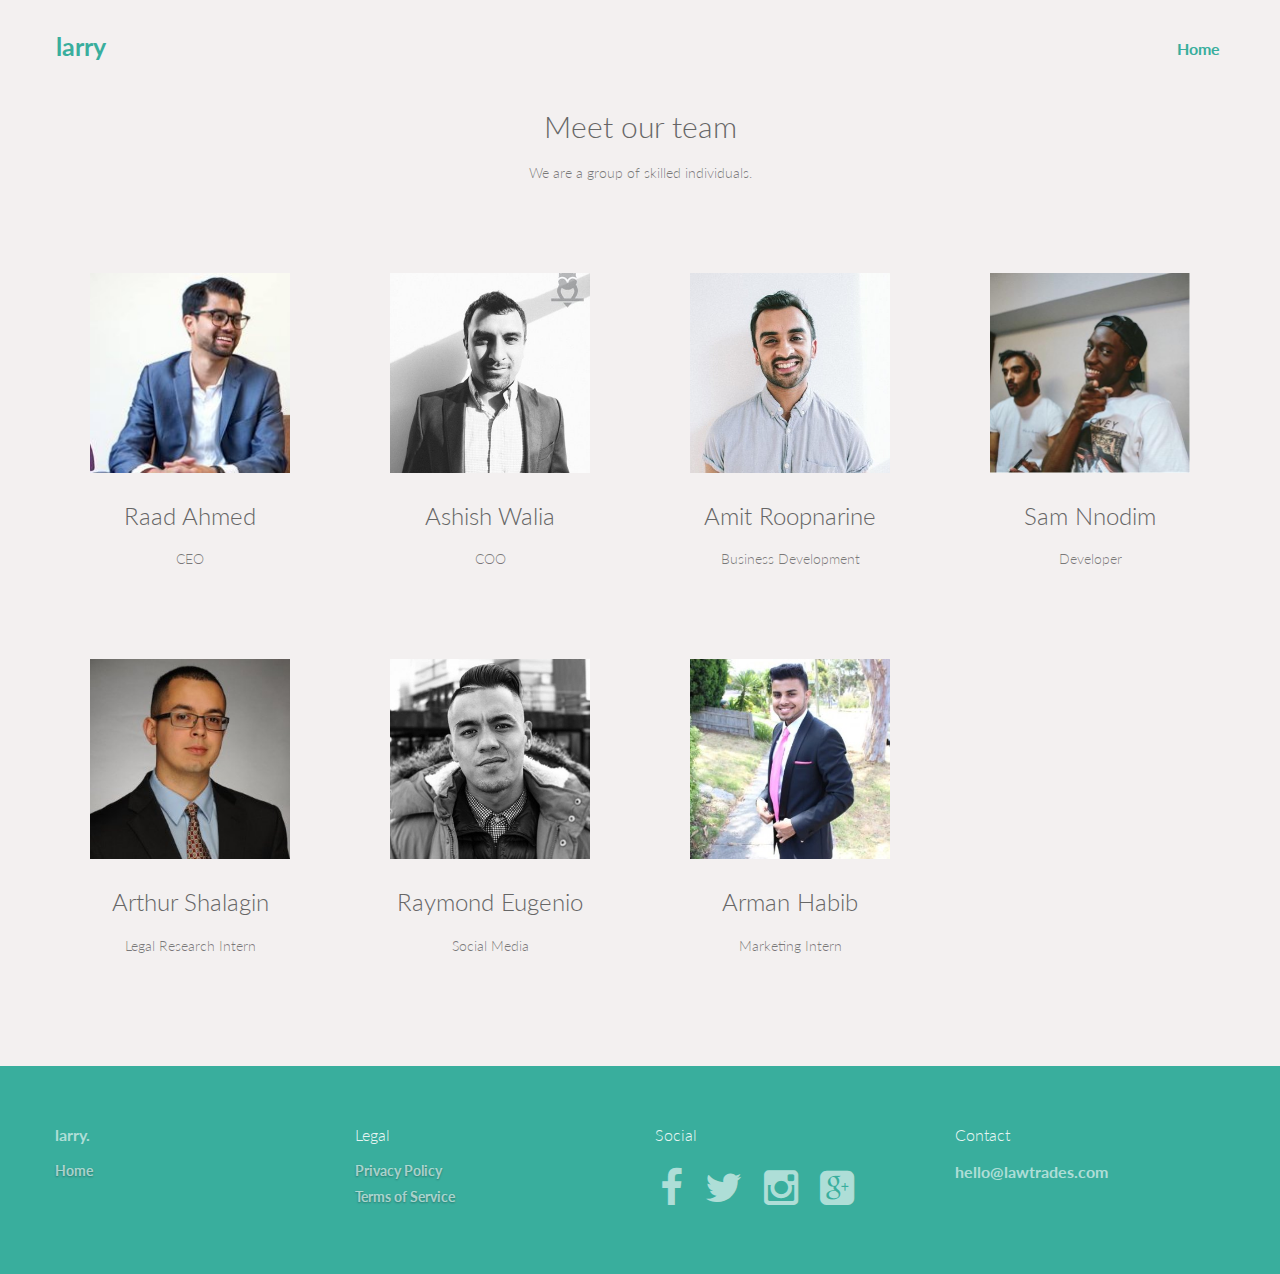
<file: about.html>
<!doctype html>
<html>
<head>
    <meta charset="utf-8">
    <meta name="keywords" content="Larry, Legal Advice, ">
    <meta name="description" content="">
    <link rel="shortcut icon" type="image/png" href="favicon.png" />
    <meta name="viewport" content="width=device-width, initial-scale=1, user-scalable=0">
    <link rel="stylesheet" type="text/css" href="./css/bootstrap.css">
    <link rel="stylesheet" id="ppstyle" type="text/css" href="style.css">
    <link rel='stylesheet' href='./css/animate.css' /><link rel='stylesheet' href='./css/font-awesome.min.css'/><link href='http://fonts.googleapis.com/css?family=Lato:100,300,400,700,900&subset=latin,latin-ext' rel='stylesheet' type='text/css'>
    <script src="./js/jquery-2.1.0.min.js"></script>
    <script src="./js/bootstrap.js"></script>
    <script src="./js/blocs.js"></script>
    
    <title>about - larry. by LawTrades</title>
</head>
<body>
<!-- Main container -->
<div class="page-container">
    
<!-- bloc-19 -->
<div class="bloc  l-bloc" id="bloc-19">
	<div class="container bloc-sm hero-nav">
                <nav class="navbar row">
                    <div class="navbar-header">
                        <a class="navbar-brand" href="index.html" style="color:#39ae9d;">
                            <strong>larry</strong>
                        </a>
                        <button id="nav-toggle" type="button" class="ui-navbar-toggle navbar-toggle" data-toggle="collapse" data-target=".navbar-1">
                            <span class="sr-only">
              Toggle navigation
            </span>
                            <span class="icon-bar">
            </span>
                            <span class="icon-bar">
            </span>
                            <span class="icon-bar">
            </span>
                        </button>
                    </div>
                    <div class="collapse navbar-collapse navbar-1">
                        <ul class="site-navigation nav pull-right">
                            <li>
                                <a href="index.html" class="ltc-1 flipInY animated" style="color: #39ae9d;">
                Home
              </a>
                            </li>
                        </ul>
                    </div>
                </nav>
            </div>
	<div class="container bloc-lg">
		<div class="row">
			<div class="col-sm-12">
				<h2 class="text-center mg-md">
					Meet our team
				</h2>
				<p class="sub-heading text-center">
					We are a group of skilled individuals.
				</p>
			</div>
		</div>
		<div class="row voffset-lg">
			<div class="col-sm-3">
				<img src="img/raad.jpeg" class="img-responsive mg-md center-block" width="200" height="200" />
				<h3 class="text-center mg-md">
					Raad Ahmed
				</h3>
				<p class="text-center">
					CEO
				</p>
			</div>
			<div class="col-sm-3">
				<img src="img/ash.png" class="img-responsive mg-md center-block" width="200" height="200" />
				<h3 class="text-center mg-md">
					Ashish Walia
				</h3>
				<p class="text-center">
					COO
				</p>
			</div>
			<div class="col-sm-3">
				<img src="img/amit.png" class="img-responsive mg-md center-block" width="200" height="200" />
				<h3 class="text-center mg-md">
					Amit Roopnarine
				</h3>
				<p class="text-center">
					Business Development
				</p>
			</div>
			<div class="col-sm-3">
				<img src="img/sam.jpg" class="img-responsive mg-md center-block" width="200" height="200" />
				<h3 class="text-center mg-md">
					Sam Nnodim
				</h3>
				<p class="text-center">
					Developer
				</p>
			</div>
		</div>
		<div class="row voffset-lg voffset">
			<div class="col-sm-3">
				<img src="img/arthur.jpeg" class="img-responsive mg-md center-block" width="200" height="200"/>
				<h3 class="text-center mg-md">
					Arthur Shalagin
				</h3>
				<p class="text-center">
					Legal Research Intern
				</p>
			</div>
			<div class="col-sm-3">
				<img src="img/ray.png" class="img-responsive mg-md center-block" width="200" height="200"/>
				<h3 class="text-center mg-md">
					Raymond Eugenio
				</h3>
				<p class="text-center">
					Social Media
				</p>
			</div>
			<div class="col-sm-3">
				<img src="img/arman.jpeg" class="img-responsive mg-md center-block" width="200" height="200"/>
				<h3 class="text-center mg-md">
					Arman Habib
				</h3>
				<p class="text-center">
					Marketing Intern
				</p>
			</div>
			
		</div>
	</div>
</div>
<!-- bloc-19 END -->

<!-- Footer - bloc-20 -->
<div class="bloc  d-bloc" id="bloc-20">
	<div class="container bloc-md">
		<div class="row">
			<div class="col-sm-3">
				<h3 class="mg-md tc-5 ">
					<a class="ltc-5" href="index.html">larry.</a>
				</h3>
				<h6 class="sm-shadow mg-sm">
					<a onclick="scrollToTarget('1')">Home</a>
				</h6><br /><a href="index.html"></a>
			</div>
			<div class="col-sm-3">
				<h3 class="mg-md tc-5 ">
					Legal
				</h3>
				<h6 class="mg-sm sm-shadow ">
					<a href="privacy-policy.html" target="_blank">Privacy Policy</a>
				</h6>
				<h6 class="mg-md sm-shadow ">
					<a href="terms-of-service.html" target="_blank">Terms of Service</a>
				</h6>
			</div>
			<div class="col-sm-3">
				<h3 class="mg-md tc-5 ">
					Social
				</h3><a href="https://www.facebook.com/Lawtrades" target="_blank"><span class="fa fa-facebook icon-md pull-left"></span></a><a href="https://twitter.com/lawtrades" target="_blank"><span class="fa fa-twitter icon-md pull-left"></span></a><a href="https://instagram.com/lawtrades/" target="_blank"><span class="fa fa-instagram icon-md pull-left"></span></a><a href="https://plus.google.com/+LawTrades" target="_blank"><span class="fa fa-google-plus-square icon-md pull-left"></span></a>
			</div>
			<div class="col-sm-3">
				<h3 class="mg-md ">
					Contact
				</h3>
				<h3 class="mg-md ">
					<a href="mailto:hello@lawtrades.com" target="_blank">hello@lawtrades.com</a>
				</h3>
			</div>
		</div>
	</div>
</div>
<!-- Footer - bloc-20 END -->
</div>
<!-- Main container END -->

<script src='./js/scrollReveal.js'></script>
    <script>

      window.sr = new scrollReveal();

    </script>
</body>
    
<!-- Google Analytics -->
<script>  (function(i,s,o,g,r,a,m){i['GoogleAnalyticsObject']=r;i[r]=i[r]||function(){  (i[r].q=i[r].q||[]).push(arguments)},i[r].l=1*new Date();a=s.createElement(o),  m=s.getElementsByTagName(o)[0];a.async=1;a.src=g;m.parentNode.insertBefore(a,m)  })(window,document,'script','//www.google-analytics.com/analytics.js','ga');  ga('create', 'UA-64708292-1', 'auto');  ga('send', 'pageview');</script>
<!-- Google Analytics END -->

</html>
</file>
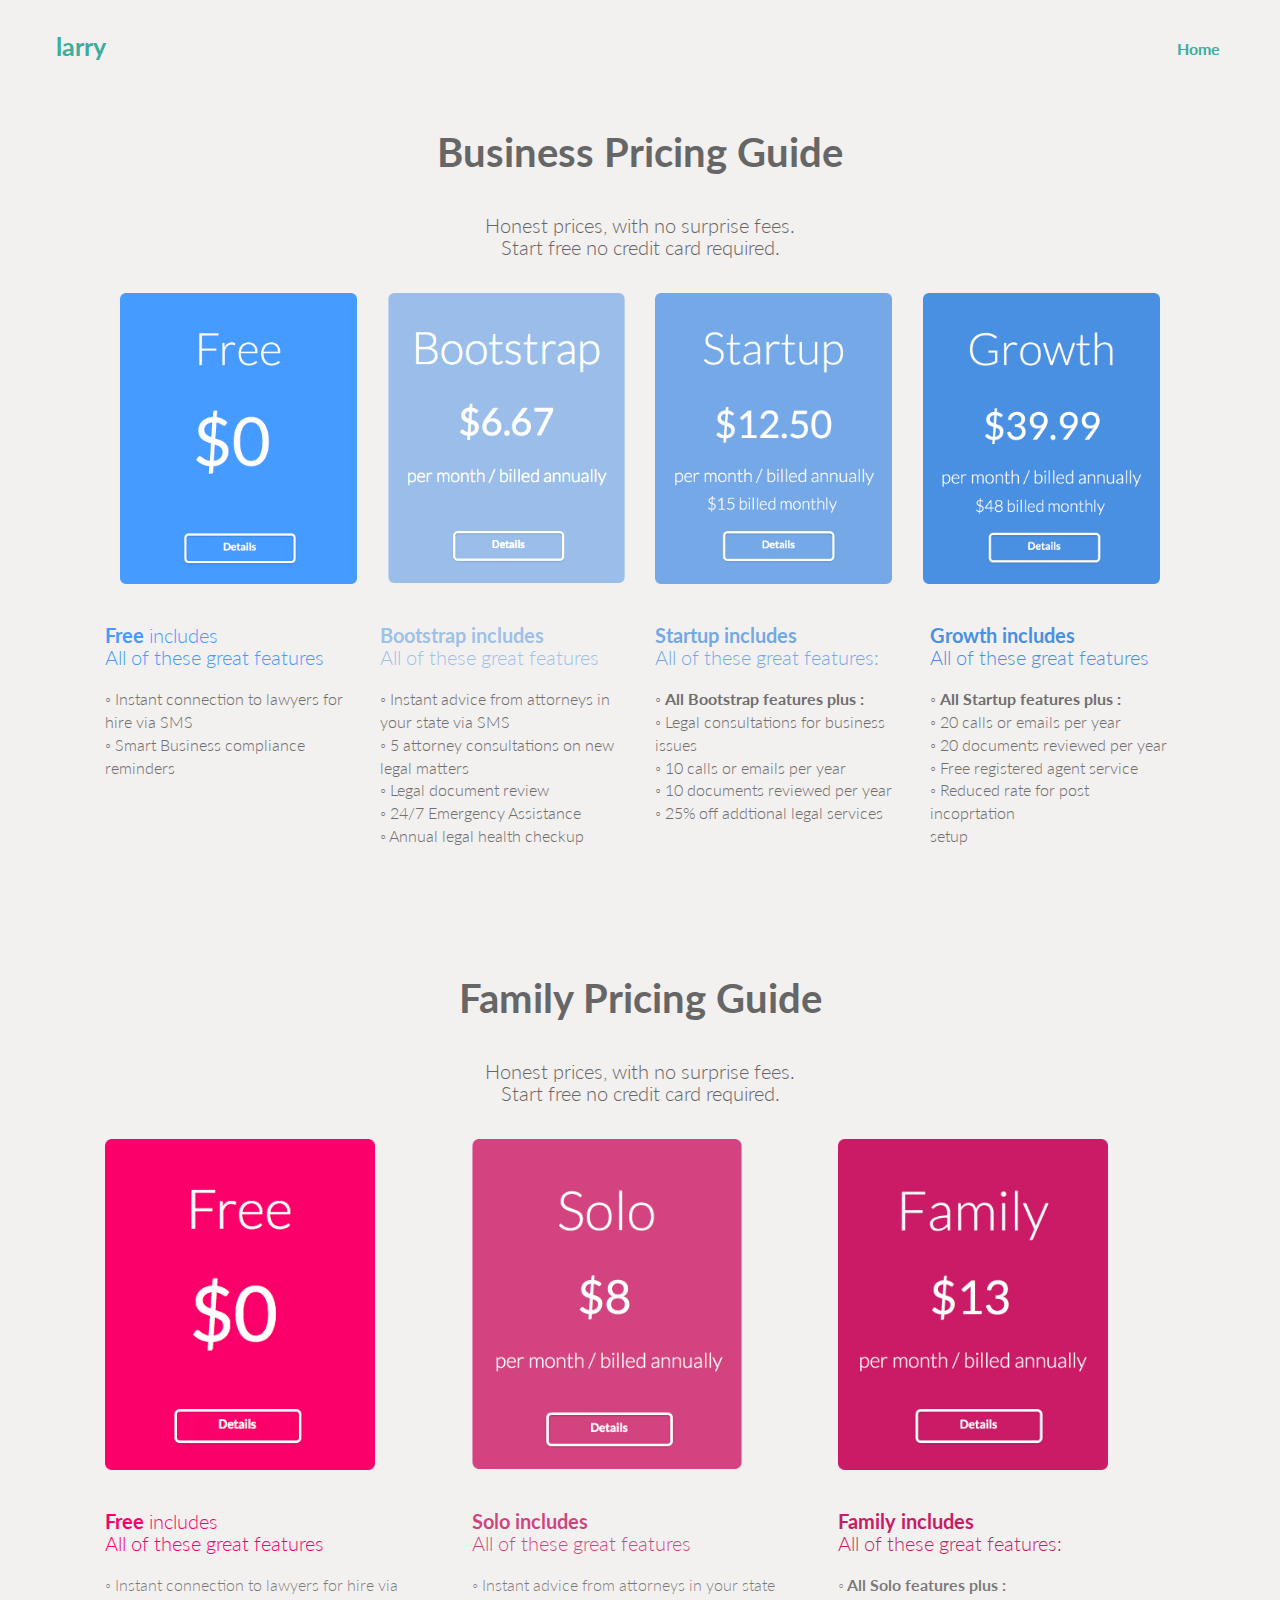
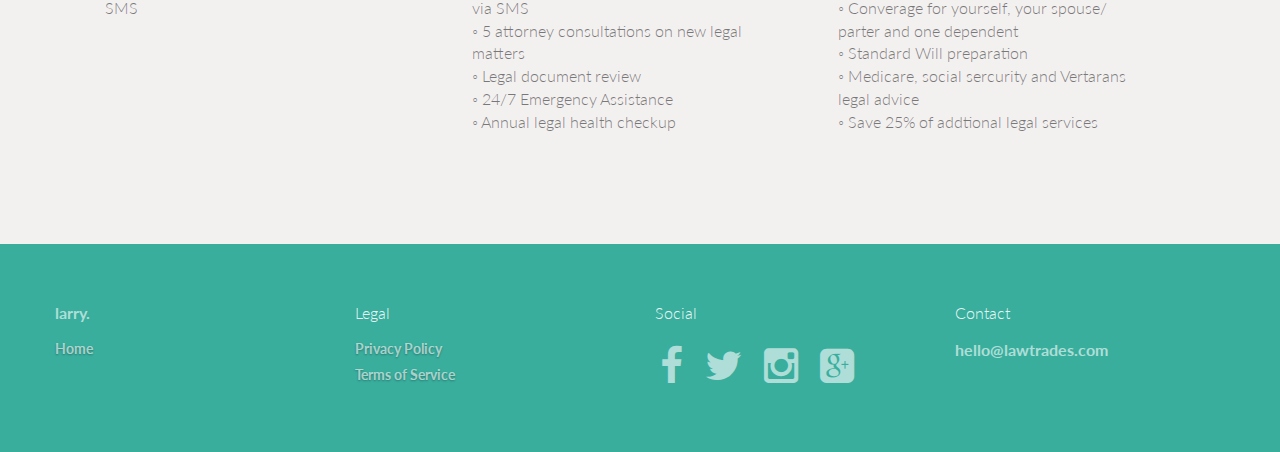
<file: pricing.html>
<!doctype html>
<html>
<head>
    <meta charset="utf-8">
    <meta name="keywords" content="Larry, Legal Advice, ">
    <meta name="description" content="">
    <link rel="shortcut icon" type="image/png" href="favicon.png" />
    <meta name="viewport" content="width=device-width, initial-scale=1, user-scalable=0">
    <link rel="stylesheet" type="text/css" href="./css/bootstrap.css">
    <link rel="stylesheet" id="ppstyle" type="text/css" href="style.css">
    <link rel='stylesheet' href='./css/animate.css' /><link rel='stylesheet' href='./css/font-awesome.min.css'/><link href='http://fonts.googleapis.com/css?family=Lato:100,300,400,700,900&subset=latin,latin-ext' rel='stylesheet' type='text/css'>
    <script src="./js/jquery-2.1.0.min.js"></script>
    <script src="./js/bootstrap.js"></script>
    <script src="./js/blocs.js"></script>
    
    <title>Pricing - larry. by LawTrades</title>
</head>
<body>
<!-- Main container -->
<div class="page-container">
    
<!-- bloc-19 -->
<div class="bloc  l-bloc" id="bloc-19">
	<div class="container bloc-sm hero-nav">
                <nav class="navbar row">
                    <div class="navbar-header">
                        <a class="navbar-brand" href="index.html" style="color:#39ae9d;">
                            <strong>larry</strong>
                        </a>
                        <button id="nav-toggle" type="button" class="ui-navbar-toggle navbar-toggle" data-toggle="collapse" data-target=".navbar-1">
                            <span class="sr-only">
              Toggle navigation
            </span>
                            <span class="icon-bar">
            </span>
                            <span class="icon-bar">
            </span>
                            <span class="icon-bar">
            </span>
                        </button>
                    </div>
                    <div class="collapse navbar-collapse navbar-1">
                        <ul class="site-navigation nav pull-right">
                            <li>
                                <a href="index.html" class="ltc-1 flipInY animated" style="color: #39ae9d;">
                Home
              </a>
                            </li>
                        </ul>
                    </div>
                </nav>
            </div>
	<div class="container bloc-lg">
		<!-- pricing-tables -->
<div class="bloc  l-bloc " id="pricing-tables">
	
		<div class="row voffset">
			<div class="col-sm-12">
				<h2 class=" text-center mg-clear">
					<strong>Business Pricing Guide</strong>
				</h2>
			</div>
		</div>
		<div class="row voffset">
			<div class="col-sm-12">
				<h4 class="text-center mg-sm ">
					Honest prices, with no surprise fees.<br />Start free no credit card required.
				</h4>
			</div>
		</div>
		<div class="row voffset">
            <div class="col-sm-12">
			<div class="col-sm-3">
				<a type="button" data-toggle="modal" data-target="#freeBizModal">
                    <img src="img/free_biz.png" class="img-responsive" />
                </a>
			</div>
			<div class="col-sm-3">
				<a type="button" data-toggle="modal" data-target="#bootBizModal">
                    <img src="img/boot_biz.png" class="img-responsive" />
                </a>
			</div>
			<div class="col-sm-3">
				<a type="button" data-toggle="modal" data-target="#startBizModal">
                    <img src="img/start_biz.png" class="img-responsive" />
                </a>
			</div>
			<div class="col-sm-3">
				<a type="button" data-toggle="modal" data-target="#growthBizModal">
                    <img src="img/growth_biz.png" class="img-responsive" />
                </a>
			</div>
            </div>
		</div>
		<div class="row voffset">
			<div class="col-sm-3">
				<h4 class="mg-md" style="color:#459BFF;">
					<strong>Free</strong> includes<br /> All of these great features
				</h4>
				<p class="">
					◦ Instant connection to lawyers for<br /> hire via SMS<br />◦ Smart Business compliance<br /> reminders
				</p>
			</div>
			<div class="col-sm-3" >
				<h3 class="mg-md 4" style="color:rgba(74, 144, 226, 0.52);">
					<strong>Bootstrap includes</strong><br />All of these great features
				</h3>
				<p class="">
					◦ Instant advice from attorneys in your state via SMS<br />◦ 5 attorney consultations on new legal matters<br />◦ Legal document review<br />◦ 24/7 Emergency Assistance<br />◦ Annual legal health checkup
				</p>
			</div>
			<div class="col-sm-3">
				<h4 class="mg-md" style="color:rgba(74, 144, 226, 0.75);">
					<strong>Startup includes</strong><br />All of these great features:
				</h4>
				<p class="">
					◦ <strong>All Bootstrap features plus :</strong><br />◦ Legal consultations for business<br /> issues<br />◦ 10 calls or emails per year<br />◦ 10 documents reviewed per year<br />◦ 25% off addtional legal services
				</p>
			</div>
			<div class="col-sm-3">
				<h4 class="mg-md" style="color:rgba(74, 144, 226, 1.0);">
					<strong>Growth includes</strong><br />All of these great features
				</h4>
				<p class="">
					◦ <strong>All Startup features plus :</strong><br />◦ 20 calls or emails per year<br />◦ 20 documents reviewed per year<br />◦ Free registered agent service<br />◦ Reduced rate for post incoprtation<br /> setup
				</p>
			</div>
		</div>
	
<!-- pricing-tables END -->
</div>
<!-- bloc-2 -->
<div class="bloc  l-bloc" id="bloc-2">

		<div class="row voffset">
            <div class="col-sm-12">
                <h2 class=" text-center mg-clear">
                    <br/><br/>
                    <strong>Family Pricing Guide</strong>
                </h2>
            </div>
        </div>
		<div class="row voffset">
			<div class="col-md-12">
				<h4 class="text-center mg-sm ">
					Honest prices, with no surprise fees.<br />Start free no credit card required.
				</h4>
			</div>
		</div>
		<div class="row voffset">
            <div class="col-sm-4">
				<a type="button" data-toggle="modal" data-target="#freeFamModal">
                    <img src="img/freefam.png" class="img-responsive" width="270" height="331" />
                </a>
			</div>
			<div class="col-sm-4">
				<a type="button" data-toggle="modal" data-target="#soloFamModal">
                    <img src="img/solofam.png" class="img-responsive" width="270" height="331" />
                </a>
			</div>
			<div class="col-sm-4">
				<a type="button" data-toggle="modal" data-target="#famFamModal">
                  <img src="img/famfam.png" class="img-responsive" width="270" height="331" />
                </a>
			</div>
		</div>
		<div class="row voffset">
			<div class="col-sm-4">
				<h4 class="mg-md text-left" style="color:#FB006B;">
					 <strong>Free</strong> includes<br /> All of these great features
				</h4>
				<p class="">
					◦ Instant connection to lawyers for hire via<br /> SMS<br /> 
				</p>
			</div>
			<div class="col-sm-4">
				<h4 class="mg-md text-left"  style="color:rgba(203, 27, 102, 0.82);">
					 <strong>Solo includes</strong><br /> All of these great features
				</h4>
				<p class="">
					◦ Instant advice from attorneys in your state<br /> via SMS<br /> ◦ 5 attorney consultations on new legal<br /> matters<br /> ◦ Legal document review<br /> ◦ 24/7 Emergency Assistance<br /> ◦ Annual legal health checkup
				</p>
			</div>
			<div class="col-sm-4">
				<h4 class="mg-md text-left"  style="color:#CB1B66;">
					 <strong>Family includes</strong><br /> All of these great features:
				</h4>
				<p class="">
					◦<strong> All Solo features plus :</strong><br /> ◦ Converage for yourself, your spouse/<br /> parter and one dependent<br /> ◦ Standard Will preparation<br /> ◦ Medicare, social sercurity and Vertarans<br /> legal advice<br /> ◦ Save 25% of addtional legal services
				</p>
			</div>
            </div>
		</div>
    </div>
</div>
<!-- bloc-2 END -->

<!-- Pricing Details Modals -->
    <div id="freeBizModal" class="modal fade">
    <div class="modal-dialog modal-lg">
        <div class="modal-content">
            <div class="modal-body">
                <button type="button" class="close" data-dismiss="modal">&times;</button>
                <div class="container-fluid">
                    <div class="col-sm-4">
                        <img src="img/popfreebiz.png" class="img-responsive mg-md" /> 
                        <a class="btn wire-btn-c-16 btn-xl btn-wire btn-block" type="button" data-toggle="modal" data-target="#freesignUpModal">
                                            Sign Up Free
                                        </a>

                    </div>
                    <div class="col-sm-8">
                         <h2 class="mg-md ">
          Free Plan Details
        </h2>

                        <p class=" mg-md">Book consultations with lawyers licensed in your state on a wide variety of business law related matters that impact your company. Lawyer consultations typically last 30 minutes and each legal matter must be unique. You will also be provided with an annual legal health check up for 60 minutes.</p>
                        <div class="panel-group" id="freebizaccordion">
                            <div class="panel panel-default" id="panel1">
                                <div class="panel-heading">
                                     <h4 class="panel-title">
        <a data-toggle="collapse" data-parent="#freebizaccordion" href="#collapseOne">
            <strong>Business questions covered</strong>
        </a>
      </h4>

                                </div>
                                <div id="collapseOne" class="panel-collapse collapse collapse">
                                    <div class="panel-body">
                                        <ul>
                                            <li>
                                                <p>Forming your business</p>
                                            </li>
                                            <li>
                                                <p>Business Operations</p>
                                            </li>
                                            <li>
                                                <p>Allocating Stock</p>
                                            </li>
                                            <li>
                                                <p>LLC vs. C Corp vs. S Corp</p>
                                            </li>
                                            <li>
                                                <p>Business Licenses</p>
                                            </li>
                                            <li>
                                                <p>Liability Protection</p>
                                            </li>
                                            <li>
                                                <p>Terms of Service and Privacy Policy</p>
                                            </li>
                                            <li>
                                                <p>Regulations and Compliance</p>
                                            </li>
                                            <li>
                                                <p>Convertible notes and equity financing</p>
                                            </li>
                                        </ul>
                                    </div>
                                </div>
                            </div>
                            <div class="panel panel-default" id="panel2">
                                <div class="panel-heading">
                                     <h4 class="panel-title">
        <a data-toggle="collapse" data-parent="#freebizaccordion" href="#collapseTwo">
          <strong>Intellectual Property Matters</strong>
        </a>
      </h4>

                                </div>
                                <div id="collapseTwo" class="panel-collapse collapse">
                                    <div class="panel-body">
                                        <ul>
                                            <li>
                                                <p>Trademark Registration</p>
                                            </li>
                                            <li>
                                                <p>Copyright Registration</p>
                                            </li>
                                            <li>
                                                <p>Patent filing application</p>
                                            </li>
                                            <li>
                                                <p>Trademark infringement</p>
                                            </li>
                                            <li>
                                                <p>Patent search</p>
                                            </li>
                                            <li>
                                                <p>Patent filing opposition</p>
                                            </li>
                                        </ul>
                                    </div>
                                </div>
                            </div>
                            <div class="panel panel-default" id="panel3">
                                <div class="panel-heading">
                                     <h4 class="panel-title">
            <a data-toggle="collapse" data-parent="#freebizaccordion" href="#collapseThree">
              <strong>Free Legal Forms for Download</strong>
            </a>
          </h4>

                                </div>
                                <div id="collapseThree" class="panel-collapse collapse">
                                    <div class="panel-body">
                                        <ul>
                                            <li>
                                                <p>NDA</p>
                                            </li>
                                            <li>
                                                <p>Consulting</p>
                                            </li>
                                            <li>
                                                <p>Business Services</p>
                                            </li>
                                            <li>
                                                <p>Independent Contractor</p>
                                            </li>
                                            <li>
                                                <p>Real Estate</p>
                                            </li>
                                            <li>
                                                <p>Startup</p>
                                            </li>
                                            <li>
                                                <p>Advertising/Marketing</p>
                                            </li>
                                            <li>
                                                <p>and more...</p>
                                            </li>
                                        </ul>
                                    </div>
                                </div>
                            </div>
                            <!-- Second Grouping -->
                            <div class="panel panel-default" id="panel4">
                                <div class="panel-heading">
                                     <h4 class="panel-title">
        <a data-toggle="collapse" data-parent="#freebizaccordion" href="#collapseFour">
          <strong>Labor &amp; Employment Matters</strong>
        </a>
      </h4>

                                </div>
                                <div id="collapseFour" class="panel-collapse collapse">
                                    <div class="panel-body">
                                        <ul>
                                            <li>
                                                <p>Employment agreements</p>
                                            </li>
                                            <li>
                                                <p>Discrimination and harassment</p>
                                            </li>
                                            <li>
                                                <p>Wrongful termination</p>
                                            </li>
                                            <li>
                                                <p>Equity compensation</p>
                                            </li>
                                            <li>
                                                <p>Pensions and social security</p>
                                            </li>
                                        </ul>
                                    </div>
                                </div>
                            </div>
                            <div class="panel panel-default" id="panel5">
                                <div class="panel-heading">
                                     <h4 class="panel-title">
        <a data-toggle="collapse" data-parent="#freebizaccordion" href="#collapseFive">
            <strong>Immigration Law Matters</strong>
        </a>
      </h4>

                                </div>
                                <div id="collapseFive" class="panel-collapse collapse">
                                    <div class="panel-body">
                                        <ul>
                                            <li>
                                                <p>Obtaining immigrant visa</p>
                                            </li>
                                            <li>
                                                <p>Applying for an O Visa</p>
                                            </li>
                                            <li>
                                                <p>Applying for an L Visa</p>
                                            </li>
                                            <li>
                                                <p>Applying for an E-2 Visa</p>
                                            </li>
                                            <li>
                                                <p>Green card (application/denial)</p>
                                            </li>
                                            <li>
                                                <p>Detention/Deportation/Removal defense</p>
                                            </li>
                                            <li>
                                                <p>Petition for citizenship</p>
                                            </li>
                                            <li>
                                                <p>and more...</p>
                                            </li>
                                        </ul>
                                    </div>
                                </div>
                            </div>
                            <div class="panel panel-default" id="panel6">
                                <div class="panel-heading">
                                     <h4 class="panel-title">
                                                                    <a data-toggle="collapse" data-parent="#freebizaccordion" href="#collapseSix">
                                                                      <strong>Legal Document Review</strong>
                                                                    </a>
                                                                </h4>
                                </div>
                                <div id="collapseSix" class="panel-collapse collapse">
                                    <div class="panel-body">
                                        <ul>
                                            <li>
                                                <p>Get up to 10 pages of a legal document reviewed by signing up for a startup yearly plan or higher.</p>
                                            </li>
                                            <li>
                                                <p>For longer document, see the membership preferred fixed fee prices:</p>
                                            </li>
                                            <li>
                                                <p>11-20 page documents $149</p>
                                            </li>
                                            <li>
                                                <p>20+ page documents: consultation required for pricing</p>
                                            </li>
                                        </ul>
                                    </div>
                                </div>
                            </div>
                        </div>
                    </div>
                </div>
            </div>
        </div>
    </div>
    <!--modal-content-->
  </div><!--modal-dialog-->
  <!--modal-->
    </div>

    <div id="bootBizModal" class="modal fade">
    <div class="modal-dialog modal-lg">
        <div class="modal-content">
            <div class="modal-body">
               <button type="button" class="close" 
                data-dismiss="modal">&times;</button>
                <div class="container-fluid">
                   
                    
                    <div class="col-sm-4">
                <img src="img/popbootbiz.png" class="img-responsive mg-md" />
                <a class="btn   wire-btn-c-14 btn-xl btn-wire btn-block" type="button" 
                data-toggle="modal" data-target="#signUpModal">
          Buy Now
        </a>
            </div>
            <div class="col-sm-8">
                <h2 class="mg-md ">
          Bootstrap Plan Details
        </h2>
                <p class="">
                    Book consultations with lawyers licensed in your state on a wide variety of business law related matters that impact your company. Lawyer consultations typically last 30 minutes and each legal matter must be unique. You will also be provided with an annual legal health check up for 60 minutes.
                </p>

                <div class="panel-group" id="bootbizaccordion">
  <div class="panel panel-default" id="panel">
    <div class="panel-heading">
      <h4 class="panel-title">
        <a data-toggle="collapse" data-parent="#bootbizaccordion" href="#collapseOne2">
            <strong>Business questions covered</strong>
        </a>
      </h4>
    </div>
    <div id="collapseOne2" class="panel-collapse collapse collapse ">
      <div class="panel-body">
        <ul>
          <li><p>Forming your business</p></li>
          <li><p>Business Operations</p></li>
          <li><p>Allocating Stock</p></li>
          <li><p>LLC vs. C Corp vs. S Corp</p></li>
          <li><p>Business Licenses</p></li>
          <li><p>Liability Protection</p></li>
          <li><p>Terms of Service and Privacy Policy</p></li>
          <li><p>Regulations and Compliance</p></li>
          <li><p>Convertible notes and equity financing</p></li>
        </ul>    
      </div>
    </div>
  </div>
  <div class="panel panel-default" id="panel2">
    <div class="panel-heading">
      <h4 class="panel-title">
        <a data-toggle="collapse" data-parent="#bootbizaccordion" href="#collapseTwo2">
          <strong>Intellectual Property Matters</strong>
        </a>
      </h4>
    </div>
    <div id="collapseTwo2" class="panel-collapse collapse">
      <div class="panel-body">
        <ul>
          <li><p>Trademark Registration</p></li>
          <li><p>Copyright Registration</p></li>
          <li><p>Patent filing application</p></li>
          <li><p>Trademark infringement </p></li>
          <li><p>Patent search</p></li>
          <li><p>Patent filing opposition</p></li>
        </ul>
      </div>
    </div>
  </div>
  <div class="panel panel-default" id="panel3">
    <div class="panel-heading">
          <h4 class="panel-title">
            <a data-toggle="collapse" data-parent="#bootbizaccordion" href="#collapseThree2">
              <strong>Free Legal Forms for Download</strong>
            </a>
          </h4>
    </div>
    <div id="collapseThree2" class="panel-collapse collapse">
          <div class="panel-body">
            <ul>
              <li><p>NDA</p></li>
              <li><p>Consulting</p></li>
              <li><p>Business Services</p></li>
              <li><p>Independent Contractor</p></li>
              <li><p>Real Estate</p></li>
              <li><p>Startup</p></li>
              <li><p>Advertising/Marketing</p></li>
              <li><p>and more...</p></li>
            </ul>
          </div>
    </div>
  </div>
  <!-- Second Grouping -->
   <div class="panel panel-default" id="panel4">
    <div class="panel-heading">
      <h4 class="panel-title">
        <a data-toggle="collapse" data-parent="#bootbizaccordion" href="#collapseFour2">
          <strong>Labor &amp; Employment Matters</strong>
        </a>
      </h4>
    </div>
    <div id="collapseFour2" class="panel-collapse collapse">
      <div class="panel-body">
        <ul>
          <li><p>Employment agreements</p></li>
          <li><p>Discrimination and harassment</p></li>
          <li><p>Wrongful termination</p></li>
          <li><p>Equity compensation</p></li>
          <li><p>Pensions and social security</p></li>
        </ul>      
      </div>
    </div>
  </div>
  <div class="panel panel-default" id="panel5">
    <div class="panel-heading">
      <h4 class="panel-title">
        <a data-toggle="collapse" data-parent="#bootbizaccordion" href="#collapseFive2">
            <strong>Immigration Law Matters</strong>
        </a>
      </h4>
    </div>
    <div id="collapseFive2" class="panel-collapse collapse">
      <div class="panel-body">
        <ul>
          <li><p>Obtaining immigrant visa</p></li>
          <li><p>Applying for an O Visa</p></li>
          <li><p>Applying for an L Visa</p></li>
          <li><p>Applying for an E-2 Visa</p></li>
          <li><p>Green card (application/denial)</p></li>
          <li><p>Detention/Deportation/Removal defense</p></li>
          <li><p>Petition for citizenship</p></li>
          <li><p>and more...</p></li>
        </ul>      
      </div>
    </div>
  </div>
    <div class="panel panel-default" id="panel6">
    <div class="panel-heading">
      <h4 class="panel-title">
        <a data-toggle="collapse" data-parent="#bootbizaccordion" href="#collapseSix2">
          <strong>Legal Document Review</strong>
        </a>
      </h4>
    </div>
    <div id="collapseSix2" class="panel-collapse collapse">
      <div class="panel-body">
          <ul>
            <li><p>Get up to 10 pages of a legal document reviewed by signing up
                for a startup yearly plan or higher.</p></li>
            <li><p>For longer document, see the membership preferred fixed fee
                prices:</p></li>
            <li><p>11-20 page documents $149</p></li>
            <li><p>20+ page documents: consultation required for pricing</p></li>
          </ul>      
      </div>
    </div>
  </div>
</div>



                <h5 class="mg-md ">
          <strong>
            Additional Benefits:
          </strong>
        </h5>
                <p>
                    Get a $100 credit towards fixed fee legal projects
                    <br /> Including LLC, incorporation, trademark, privacy policy &amp; terms of service, copyright registration, convertible notes and more.
                    <br /> Save 25% on on lawyers standard rates
                    <br /> Extended lawyer consultations beyond 30 minutes
                    <br /> Legal representation
                    <br /> Complex legal issues
                </p>
            </div>
                  
                </div>
            </div>
        </div> <!--modal-content-->
    </div> <!--modal-dialog-->
</div> <!--modal-->


<div id="startBizModal" class="modal fade">
    <div class="modal-dialog modal-lg">
        <div class="modal-content">
            <div class="modal-body">
               <button type="button" class="close" 
                data-dismiss="modal">&times;</button>
                <div class="container-fluid">
                   
                    
                   
                    <div class="col-sm-4">
                <img src="img/popstartbiz.png" class="img-responsive mg-md" />
                <a class="btn btn-block wire-btn-c-12 btn-wire btn-xl" type="button" 
                data-toggle="modal" data-target="#signUpModal">
          Buy Now
        </a>
            </div>
            <div class="col-sm-8">
                <h2 class="mg-md ">
          Startup Plan Details
        </h2>
                <p class="">
                    Book consultations with lawyers licensed in your state on a wide variety of business law related matters that impact your company. Lawyer consultations typically last 30 minutes and each legal matter must be unique. You will also be provided with an annual legal health check up for 60 minutes.
                </p>

                    <div class="panel-group" id="startbizaccordion">
  <div class="panel panel-default" id="panel">
    <div class="panel-heading">
      <h4 class="panel-title">
        <a data-toggle="collapse" data-parent="#startbizaccordion" href="#collapseOne3">
            <strong>Business questions covered</strong>
        </a>
      </h4>
    </div>
    <div id="collapseOne3" class="panel-collapse collapse collapse">
      <div class="panel-body">
        <ul>
          <li><p>Forming your business</p></li>
          <li><p>Business Operations</p></li>
          <li><p>Allocating Stock</p></li>
          <li><p>LLC vs. C Corp vs. S Corp</p></li>
          <li><p>Business Licenses</p></li>
          <li><p>Liability Protection</p></li>
          <li><p>Terms of Service and Privacy Policy</p></li>
          <li><p>Regulations and Compliance</p></li>
          <li><p>Convertible notes and equity financing</p></li>
        </ul>    
      </div>
    </div>
  </div>
  <div class="panel panel-default" id="panel2">
    <div class="panel-heading">
      <h4 class="panel-title">
        <a data-toggle="collapse" data-parent="#startbizaccordion" href="#collapseTwo3">
          <strong>Intellectual Property Matters</strong>
        </a>
      </h4>
    </div>
    <div id="collapseTwo3" class="panel-collapse collapse">
      <div class="panel-body">
        <ul>
          <li><p>Trademark Registration</p></li>
          <li><p>Copyright Registration</p></li>
          <li><p>Patent filing application</p></li>
          <li><p>Trademark infringement </p></li>
          <li><p>Patent search</p></li>
          <li><p>Patent filing opposition</p></li>
        </ul>
      </div>
    </div>
  </div>
  <div class="panel panel-default" id="panel3">
    <div class="panel-heading">
          <h4 class="panel-title">
            <a data-toggle="collapse" data-parent="#startbizaccordion" href="#collapseThree3">
              <strong>Free Legal Forms for Download</strong>
            </a>
          </h4>
    </div>
    <div id="collapseThree3" class="panel-collapse collapse">
          <div class="panel-body">
            <ul>
              <li><p>NDA</p></li>
              <li><p>Consulting</p></li>
              <li><p>Business Services</p></li>
              <li><p>Independent Contractor</p></li>
              <li><p>Real Estate</p></li>
              <li><p>Startup</p></li>
              <li><p>Advertising/Marketing</p></li>
              <li><p>and more...</p></li>
            </ul>
          </div>
    </div>
  </div>
  <!-- Second Grouping -->
   <div class="panel panel-default" id="panel4">
    <div class="panel-heading">
      <h4 class="panel-title">
        <a data-toggle="collapse" data-parent="#startbizaccordion" href="#collapseFour3">
          <strong>Labor &amp; Employment Matters</strong>
        </a>
      </h4>
    </div>
    <div id="collapseFour3" class="panel-collapse collapse">
      <div class="panel-body">
        <ul>
          <li><p>Employment agreements</p></li>
          <li><p>Discrimination and harassment</p></li>
          <li><p>Wrongful termination</p></li>
          <li><p>Equity compensation</p></li>
          <li><p>Pensions and social security</p></li>
        </ul>      
      </div>
    </div>
  </div>
  <div class="panel panel-default" id="panel5">
    <div class="panel-heading">
      <h4 class="panel-title">
        <a data-toggle="collapse" data-parent="#startbizaccordion" href="#collapseFive3">
            <strong>Immigration Law Matters</strong>
        </a>
      </h4>
    </div>
    <div id="collapseFive3" class="panel-collapse collapse">
      <div class="panel-body">
        <ul>
          <li><p>Obtaining immigrant visa</p></li>
          <li><p>Applying for an O Visa</p></li>
          <li><p>Applying for an L Visa</p></li>
          <li><p>Applying for an E-2 Visa</p></li>
          <li><p>Green card (application/denial)</p></li>
          <li><p>Detention/Deportation/Removal defense</p></li>
          <li><p>Petition for citizenship</p></li>
          <li><p>and more...</p></li>
        </ul>      
      </div>
    </div>
  </div>
    <div class="panel panel-default" id="panel6">
    <div class="panel-heading">
      <h4 class="panel-title">
        <a data-toggle="collapse" data-parent="#startbizaccordion" href="#collapseSix3">
          <strong>Legal Document Review</strong>
        </a>
      </h4>
    </div>
    <div id="collapseSix3" class="panel-collapse collapse">
      <div class="panel-body">
          <ul>
            <li><p>Get up to 10 pages of a legal document reviewed by signing up
                for a startup yearly plan or higher.</p></li>
            <li><p>For longer document, see the membership preferred fixed fee
                prices:</p></li>
            <li><p>11-20 page documents $149</p></li>
            <li><p>20+ page documents: consultation required for pricing</p></li>
          </ul>      
      </div>
    </div>
  </div>
</div>

        

                <h5 class="mg-md ">
          <strong>
            Additional Benefits:
          </strong>
        </h5>
                <p>
                    Get a $100 credit towards fixed fee legal projects
                    <br /> Including LLC, incorporation, trademark, privacy policy &amp; terms of service, copyright registration, convertible notes and more. Save 25% on on lawyers standard rates
                    <br /> Extended lawyer consultations beyond 30 minutes
                    <br /> Legal representation
                    <br /> Complex legal issues
                </p>
            </div>
                </div>
            </div>
        </div> <!--modal-content-->
    </div> <!--modal-dialog-->
</div> <!--modal-->



<div id="growthBizModal" class="modal fade">
    <div class="modal-dialog modal-lg">
        <div class="modal-content">
            <div class="modal-body">
               <button type="button" class="close" 
                data-dismiss="modal">&times;</button>
                <div class="container-fluid">
                   
                    
                   
                  
                    <div class="col-sm-4">
                <img src="img/popgrowthbiz.png" class="img-responsive mg-md" />
                <a class="btn  btn-xl btn-block btn-wire wire-btn-c-18" type="button" 
                data-toggle="modal" data-target="#signUpModal">
          Buy Now
        </a>
            </div>
            <div class="col-sm-8">
                <h2 class="mg-md ">
          Growth Plan Details
        </h2>
                <p class="">
                    Book consultations with lawyers licensed in your state on a wide variety of business law related matters that impact your company. Lawyer consultations typically last 30 minutes and each legal matter must be unique. You will also be provided with an annual legal health check up for 60 minutes.
                </p>

                    <div class="panel-group" id="growthbizaccordion">
  <div class="panel panel-default" id="panel">
    <div class="panel-heading">
      <h4 class="panel-title">
        <a data-toggle="collapse" data-parent="#growthbizaccordion" href="#collapseOne4">
            <strong>Business questions covered</strong>
        </a>
      </h4>
    </div>
    <div id="collapseOne4" class="panel-collapse collapse collapse">
      <div class="panel-body">
        <ul>
          <li><p>Forming your business</p></li>
          <li><p>Business Operations</p></li>
          <li><p>Allocating Stock</p></li>
          <li><p>LLC vs. C Corp vs. S Corp</p></li>
          <li><p>Business Licenses</p></li>
          <li><p>Liability Protection</p></li>
          <li><p>Terms of Service and Privacy Policy</p></li>
          <li><p>Regulations and Compliance</p></li>
          <li><p>Convertible notes and equity financing</p></li>
        </ul>    
      </div>
    </div>
  </div>
  <div class="panel panel-default" id="panel2">
    <div class="panel-heading">
      <h4 class="panel-title">
        <a data-toggle="collapse" data-parent="#growthbizaccordion" href="#collapseTwo4">
          <strong>Intellectual Property Matters</strong>
        </a>
      </h4>
    </div>
    <div id="collapseTwo4" class="panel-collapse collapse">
      <div class="panel-body">
        <ul>
          <li><p>Trademark Registration</p></li>
          <li><p>Copyright Registration</p></li>
          <li><p>Patent filing application</p></li>
          <li><p>Trademark infringement </p></li>
          <li><p>Patent search</p></li>
          <li><p>Patent filing opposition</p></li>
        </ul>
      </div>
    </div>
  </div>
  <div class="panel panel-default" id="panel3">
    <div class="panel-heading">
          <h4 class="panel-title">
            <a data-toggle="collapse" data-parent="#growthbizaccordion" href="#collapseThree4">
              <strong>Free Legal Forms for Download</strong>
            </a>
          </h4>
    </div>
    <div id="collapseThree4" class="panel-collapse collapse">
          <div class="panel-body">
            <ul>
              <li><p>NDA</p></li>
              <li><p>Consulting</p></li>
              <li><p>Business Services</p></li>
              <li><p>Independent Contractor</p></li>
              <li><p>Real Estate</p></li>
              <li><p>Startup</p></li>
              <li><p>Advertising/Marketing</p></li>
              <li><p>and more...</p></li>
            </ul>
          </div>
    </div>
  </div>
  <!-- Second Grouping -->
   <div class="panel panel-default" id="panel4">
    <div class="panel-heading">
      <h4 class="panel-title">
        <a data-toggle="collapse" data-parent="#growthbizaccordion" href="#collapseFour4">
          <strong>Labor &amp; Employment Matters</strong>
        </a>
      </h4>
    </div>
    <div id="collapseFour4" class="panel-collapse collapse">
      <div class="panel-body">
        <ul>
          <li><p>Employment agreements</p></li>
          <li><p>Discrimination and harassment</p></li>
          <li><p>Wrongful termination</p></li>
          <li><p>Equity compensation</p></li>
          <li><p>Pensions and social security</p></li>
        </ul>      
      </div>
    </div>
  </div>
  <div class="panel panel-default" id="panel5">
    <div class="panel-heading">
      <h4 class="panel-title">
        <a data-toggle="collapse" data-parent="#growthbizaccordion" href="#collapseFive4">
            <strong>Immigration Law Matters</strong>
        </a>
      </h4>
    </div>
    <div id="collapseFive4" class="panel-collapse collapse">
      <div class="panel-body">
        <ul>
          <li><p>Obtaining immigrant visa</p></li>
          <li><p>Applying for an O Visa</p></li>
          <li><p>Applying for an L Visa</p></li>
          <li><p>Applying for an E-2 Visa</p></li>
          <li><p>Green card (application/denial)</p></li>
          <li><p>Detention/Deportation/Removal defense</p></li>
          <li><p>Petition for citizenship</p></li>
          <li><p>and more...</p></li>
        </ul>      
      </div>
    </div>
  </div>
    <div class="panel panel-default" id="panel6">
    <div class="panel-heading">
      <h4 class="panel-title">
        <a data-toggle="collapse" data-parent="#growthbizaccordion" href="#collapseSix4">
          <strong>Legal Document Review</strong>
        </a>
      </h4>
    </div>
    <div id="collapseSix4" class="panel-collapse collapse">
      <div class="panel-body">
          <ul>
            <li><p>Get up to 10 pages of a legal document reviewed by signing up
                for a startup yearly plan or higher.</p></li>
            <li><p>For longer document, see the membership preferred fixed fee
                prices:</p></li>
            <li><p>11-20 page documents $149</p></li>
            <li><p>20+ page documents: consultation required for pricing</p></li>
          </ul>      
      </div>
    </div>
  </div>
</div>



                <h5 class="mg-md ">
          <strong>
            Additional Benefits:
          </strong>
        </h5>
                <p>
                    Get a $100 credit towards fixed fee legal projects Including LLC, incorporation, trademark, privacy policy &amp; terms of service, copyright registration, convertible notes and more.
                    <br /> Save 25% on on lawyers standard rates
                    <br /> Extended lawyer consultations beyond 30 minutes
                    <br /> Legal representation
                    <br /> Complex legal issues
                </p>
            </div>
                </div>
            </div>
        </div> <!--modal-content-->
    </div> <!--modal-dialog-->
</div> <!--modal-->



<div id="freeFamModal" class="modal fade">
    <div class="modal-dialog modal-lg">
        <div class="modal-content">
            <div class="modal-body">
               <button type="button" class="close" 
                data-dismiss="modal">&times;</button>
                <div class="container-fluid">
                   
                    
                   
                  <div class="col-sm-4">
                <img src="img/popfreefam.png" class="img-responsive mg-md" />
                <a class="btn btn-xl btn-block btn-wire wire-btn-c-17" type="button" 
                data-toggle="modal" data-target="#freesignUpModal">
          Sign Up Free
        </a>
            </div>
            <div class="col-sm-8">
                <h2 class="mg-md ">
          Free Plan Details
        </h2>
                <p class="">
                    Book consultations with lawyers licensed in your state on a wide variety of personal and family related matters. Lawyer consultations typically last 30 minutes and each legal matter must be unique. You will also be provided with an annual legal strategy session of up for 60 minutes.
                </p>
                <div class="panel-group" id="freefamaccordion">
  <div class="panel panel-default" id="panel">
    <div class="panel-heading">
      <h4 class="panel-title">
        <a data-toggle="collapse" data-parent="#freefamaccordion" href="#collapseOne5">
            <strong>Wills, Trusts &amp; Estate Questions</strong>
        </a>
      </h4>
    </div>
    <div id="collapseOne5" class="panel-collapse collapse collapse">
      <div class="panel-body">
        <ul>
          <li><p>Wills / Living Trust</p></li>
          <li><p>Estate Planning / Estate Taxes</p></li>
          <li><p>Power of Attorney</p></li>
          <li><p>Gifts</p></li>
          <li><p>Trust Funding</p></li>
          <li><p>Real Estate Deed Transfers</p></li>
          <li><p>and more</p></li>
        </ul>    
      </div>
    </div>
  </div>
  <div class="panel panel-default" id="panel2">
    <div class="panel-heading">
      <h4 class="panel-title">
        <a data-toggle="collapse" data-parent="#freefamaccordion" href="#collapseTwo5">
          <strong>Personal Injury Matters</strong>
        </a>
      </h4>
    </div>
    <div id="collapseTwo5" class="panel-collapse collapse">
      <div class="panel-body">
        <ul>
          <li><p>Medical Malpractice</p></li>
          <li><p>Motor Vehicle Accident</p></li>
          <li><p>Animal Attack</p></li>
          <li><p>Premises Liability</p></li>
          <li><p>Product Liability</p></li>
          <li><p>Toxic Exposure</p></li>
          <li><p>Work Related injuries</p></li>
          <li><p>Wrongful Death</p></li> 
        </ul>
      </div>
    </div>
  </div>
  <div class="panel panel-default" id="panel3">
    <div class="panel-heading">
          <h4 class="panel-title">
            <a data-toggle="collapse" data-parent="#freefamaccordion" href="#collapseThree5">
              <strong>Family Legal Matters</strong>
            </a>
          </h4>
    </div>
    <div id="collapseThree5" class="panel-collapse collapse">
          <div class="panel-body">
            <ul>
              <li><p>Marriage</p></li>
              <li><p>Divorce</p></li>
              <li><p>Adoption</p></li>
              <li><p>Child Custody</p></li>
              <li><p>Child Support</p></li>
            </ul>
          </div>
    </div>
  </div>
  <!-- Second Grouping -->
   <div class="panel panel-default" id="panel4">
    <div class="panel-heading">
      <h4 class="panel-title">
        <a data-toggle="collapse" data-parent="#freefamaccordion" href="#collapseFour5">
          <strong>Financial Legal Matters</strong>
        </a>
      </h4>
    </div>
    <div id="collapseFour5" class="panel-collapse collapse">
      <div class="panel-body">
        <ul>
          <li><p>Bankruptcy</p></li>
          <li><p>Contracts</p></li>
          <li><p>Lawsuits and disputes</p></li>
        </ul>      
      </div>
    </div>
  </div>
  <div class="panel panel-default" id="panel5">
    <div class="panel-heading">
      <h4 class="panel-title">
        <a data-toggle="collapse" data-parent="#freefamaccordion" href="#collapseFive5">
            <strong>Real Estate</strong>
        </a>
      </h4>
    </div>
    <div id="collapseFive5" class="panel-collapse collapse">
      <div class="panel-body">
        <ul>
          <li><p>Foreclosure</p></li>
          <li><p>Home Sales</p></li>
          <li><p>Landlord/tenant Issues</p></li>
          <li><p>Airbnb Issues</p></li>
        </ul>      
      </div>
    </div>
  </div>
    <div class="panel panel-default" id="panel6">
    <div class="panel-heading">
      <h4 class="panel-title">
        <a data-toggle="collapse" data-parent="#freefamaccordion" href="#collapseSix5">
          <strong>Legal Document Review</strong>
        </a>
      </h4>
    </div>
    <div id="collapseSix5" class="panel-collapse collapse">
      <div class="panel-body">
          <ul>
            <li><p>Get up to 10 pages of a legal document reviewed by signing up
                for a startup yearly plan or higher.</p></li>
            <li><p>For longer document, see the membership preferred fixed fee
                prices:</p></li>
            <li><p>11-20 page documents $149</p></li>
            <li><p>20+ page documents: consultation required for pricing</p></li>
          </ul>      
      </div>
    </div>
  </div>
</div>
            </div>
           
                </div>
            </div>
        </div> <!--modal-content-->
    </div> <!--modal-dialog-->
</div> <!--modal-->



<div id="soloFamModal" class="modal fade">
    <div class="modal-dialog modal-lg">
        <div class="modal-content">
            <div class="modal-body">
               <button type="button" class="close" 
                data-dismiss="modal">&times;</button>
                <div class="container-fluid">
                   
                    
                   
                    <div class="col-sm-4">
                <img src="img/popsolofam.png" class="img-responsive mg-md" />
                <a class="btn   btn-block btn-xl btn-wire wire-btn-c-20" type="button" 
                data-toggle="modal" data-target="#signUpModal">
          Buy Now
        </a>
            </div>
            <div class="col-sm-8">
                <h2 class="mg-md ">
          Solo Plan Details
        </h2>
                <p class="">
                    Book consultations with lawyers licensed in your state on a wide variety of personal and family related matters. Lawyer consultations typically last 30 minutes and each legal matter must be unique. You will also be provided with an annual legal strategy session of up for 60 minutes.
                </p>

                    <div class="panel-group" id="solofamaccordion">
  <div class="panel panel-default" id="panel">
    <div class="panel-heading">
      <h4 class="panel-title">
        <a data-toggle="collapse" data-parent="#solofamaccordion" href="#collapseOne6">
            <strong>Wills, Trusts &amp; Estate Questions</strong>
        </a>
      </h4>
    </div>
    <div id="collapseOne6" class="panel-collapse collapse collapse">
      <div class="panel-body">
        <ul>
          <li><p>Wills / Living Trust</p></li>
          <li><p>Estate Planning / Estate Taxes</p></li>
          <li><p>Power of Attorney</p></li>
          <li><p>Gifts</p></li>
          <li><p>Trust Funding</p></li>
          <li><p>Real Estate Deed Transfers</p></li>
          <li><p>and more</p></li>
        </ul>    
      </div>
    </div>
  </div>
  <div class="panel panel-default" id="panel2">
    <div class="panel-heading">
      <h4 class="panel-title">
        <a data-toggle="collapse" data-parent="#solofamaccordion" href="#collapseTwo6">
          <strong>Personal Injury Matters</strong>
        </a>
      </h4>
    </div>
    <div id="collapseTwo6" class="panel-collapse collapse">
      <div class="panel-body">
        <ul>
          <li><p>Medical Malpractice</p></li>
          <li><p>Motor Vehicle Accident</p></li>
          <li><p>Animal Attack</p></li>
          <li><p>Premises Liability</p></li>
          <li><p>Product Liability</p></li>
          <li><p>Toxic Exposure</p></li>
          <li><p>Work Related injuries</p></li>
          <li><p>Wrongful Death</p></li> 
        </ul>
      </div>
    </div>
  </div>
  <div class="panel panel-default" id="panel3">
    <div class="panel-heading">
          <h4 class="panel-title">
            <a data-toggle="collapse" data-parent="#solofamaccordion" href="#collapseThree6">
              <strong>Family Legal Matters</strong>
            </a>
          </h4>
    </div>
    <div id="collapseThree6" class="panel-collapse collapse">
          <div class="panel-body">
            <ul>
              <li><p>Marriage</p></li>
              <li><p>Divorce</p></li>
              <li><p>Adoption</p></li>
              <li><p>Child Custody</p></li>
              <li><p>Child Support</p></li>
            </ul>
          </div>
    </div>
  </div>
  <!-- Second Grouping -->
   <div class="panel panel-default" id="panel4">
    <div class="panel-heading">
      <h4 class="panel-title">
        <a data-toggle="collapse" data-parent="#solofamaccordion" href="#collapseFour6">
          <strong>Financial Legal Matters</strong>
        </a>
      </h4>
    </div>
    <div id="collapseFour6" class="panel-collapse collapse">
      <div class="panel-body">
        <ul>
          <li><p>Bankruptcy</p></li>
          <li><p>Contracts</p></li>
          <li><p>Lawsuits and disputes</p></li>
        </ul>      
      </div>
    </div>
  </div>
  <div class="panel panel-default" id="panel5">
    <div class="panel-heading">
      <h4 class="panel-title">
        <a data-toggle="collapse" data-parent="#solofamaccordion" href="#collapseFive6">
            <strong>Real Estate</strong>
        </a>
      </h4>
    </div>
    <div id="collapseFive6" class="panel-collapse collapse">
      <div class="panel-body">
        <ul>
          <li><p>Foreclosure</p></li>
          <li><p>Home Sales</p></li>
          <li><p>Landlord/tenant Issues</p></li>
          <li><p>Airbnb Issues</p></li>
        </ul>      
      </div>
    </div>
  </div>
    <div class="panel panel-default" id="panel6">
    <div class="panel-heading">
      <h4 class="panel-title">
        <a data-toggle="collapse" data-parent="#solofamaccordion" href="#collapseSix6">
          <strong>Legal Document Review</strong>
        </a>
      </h4>
    </div>
    <div id="collapseSix6" class="panel-collapse collapse">
      <div class="panel-body">
          <ul>
            <li><p>Get up to 10 pages of a legal document reviewed by signing up
                for a startup yearly plan or higher.</p></li>
            <li><p>For longer document, see the membership preferred fixed fee
                prices:</p></li>
            <li><p>11-20 page documents $149</p></li>
            <li><p>20+ page documents: consultation required for pricing</p></li>
          </ul>      
      </div>
    </div>
  </div>
</div>



                <h5 class="mg-md ">
          <strong>
            Additional Benefits:
          </strong>
        </h5>
                <p>
                    Get a $100 credit towards fixed fee legal projects
                    <br /> Save 25% on on lawyers standard rates
                    <br /> Extended lawyer consultations beyond 30 minutes
                    <br /> Legal representation
                    <br /> Complex legal issues
                </p>
            </div>
                    
                    
                    
          
                </div>
            </div>
        </div> <!--modal-content-->
    </div> <!--modal-dialog-->
</div> <!--modal-->




<div id="famFamModal" class="modal fade">
    <div class="modal-dialog modal-lg">
        <div class="modal-content">
            <div class="modal-body">
                <button type="button" class="close" data-dismiss="modal">&times;</button>
                <div class="container-fluid">
                    <div class="col-sm-4">
                        <img src="img/popfamfam.png" class="img-responsive mg-md" /> 
                        <a class="btn btn-xl btn-block btn-wire wire-btn-c-19" type="button" 
                        data-toggle="modal" data-target="#signUpModal">
                                Buy Now
                                </a>
                    </div>
                    <div class="col-sm-8">
                         <h2 class="mg-md ">
          Family Plan Details
        </h2>

                        <p class="">Book consultations with lawyers licensed in your state on a wide variety of personal and family related matters. Lawyer consultations typically last 30 minutes and each legal matter must be unique. You will also be provided with an annual legal strategy session of up for 60 minutes.</p>
                        <div class="panel-group" id="famfamaccordion">
                            <div class="panel panel-default" id="panel">
                                <div class="panel-heading">
                                     <h4 class="panel-title">
        <a data-toggle="collapse" data-parent="#famfamaccordion" href="#collapseOne7">
            <strong>Wills, Trusts &amp; Estate Questions</strong>
        </a>
      </h4>

                                </div>
                                <div id="collapseOne7" class="panel-collapse collapse collapse">
                                    <div class="panel-body">
                                        <ul>
                                            <li>
                                                <p>Wills / Living Trust</p>
                                            </li>
                                            <li>
                                                <p>Estate Planning / Estate Taxes</p>
                                            </li>
                                            <li>
                                                <p>Power of Attorney</p>
                                            </li>
                                            <li>
                                                <p>Gifts</p>
                                            </li>
                                            <li>
                                                <p>Trust Funding</p>
                                            </li>
                                            <li>
                                                <p>Real Estate Deed Transfers</p>
                                            </li>
                                            <li>
                                                <p>and more</p>
                                            </li>
                                        </ul>
                                    </div>
                                </div>
                            </div>
                            <div class="panel panel-default" id="panel2">
                                <div class="panel-heading">
                                     <h4 class="panel-title">
        <a data-toggle="collapse" data-parent="#famfamaccordion" href="#collapseTwo7">
          <strong>Personal Injury Matters</strong>
        </a>
      </h4>

                                </div>
                                <div id="collapseTwo7" class="panel-collapse collapse">
                                    <div class="panel-body">
                                        <ul>
                                            <li>
                                                <p>Medical Malpractice</p>
                                            </li>
                                            <li>
                                                <p>Motor Vehicle Accident</p>
                                            </li>
                                            <li>
                                                <p>Animal Attack</p>
                                            </li>
                                            <li>
                                                <p>Premises Liability</p>
                                            </li>
                                            <li>
                                                <p>Product Liability</p>
                                            </li>
                                            <li>
                                                <p>Toxic Exposure</p>
                                            </li>
                                            <li>
                                                <p>Work Related injuries</p>
                                            </li>
                                            <li>
                                                <p>Wrongful Death</p>
                                            </li>
                                        </ul>
                                    </div>
                                </div>
                            </div>
                            <div class="panel panel-default" id="panel3">
                                <div class="panel-heading">
                                     <h4 class="panel-title">
            <a data-toggle="collapse" data-parent="#famfamaccordion" href="#collapseThree7">
              <strong>Family Legal Matters</strong>
            </a>
          </h4>

                                </div>
                                <div id="collapseThree7" class="panel-collapse collapse">
                                    <div class="panel-body">
                                        <ul>
                                            <li>
                                                <p>Marriage</p>
                                            </li>
                                            <li>
                                                <p>Divorce</p>
                                            </li>
                                            <li>
                                                <p>Adoption</p>
                                            </li>
                                            <li>
                                                <p>Child Custody</p>
                                            </li>
                                            <li>
                                                <p>Child Support</p>
                                            </li>
                                        </ul>
                                    </div>
                                </div>
                            </div>
                            <!-- Second Grouping -->
                            <div class="panel panel-default" id="panel4">
                                <div class="panel-heading">
                                     <h4 class="panel-title">
        <a data-toggle="collapse" data-parent="#famfamaccordion" href="#collapseFour7">
          <strong>Financial Legal Matters</strong>
        </a>
      </h4>

                                </div>
                                <div id="collapseFour7" class="panel-collapse collapse">
                                    <div class="panel-body">
                                        <ul>
                                            <li>
                                                <p>Bankruptcy</p>
                                            </li>
                                            <li>
                                                <p>Contracts</p>
                                            </li>
                                            <li>
                                                <p>Lawsuits and disputes</p>
                                            </li>
                                        </ul>
                                    </div>
                                </div>
                            </div>
                            <div class="panel panel-default" id="panel5">
                                <div class="panel-heading">
                                     <h4 class="panel-title">
        <a data-toggle="collapse" data-parent="#famfamaccordion" href="#collapseFive7">
            <strong>Real Estate</strong>
        </a>
      </h4>

                                </div>
                                <div id="collapseFive7" class="panel-collapse collapse">
                                    <div class="panel-body">
                                        <ul>
                                            <li>
                                                <p>Foreclosure</p>
                                            </li>
                                            <li>
                                                <p>Home Sales</p>
                                            </li>
                                            <li>
                                                <p>Landlord/tenant Issues</p>
                                            </li>
                                            <li>
                                                <p>Airbnb Issues</p>
                                            </li>
                                        </ul>
                                    </div>
                                </div>
                            </div>
                            <div class="panel panel-default" id="panel6">
                                <div class="panel-heading">
                                     <h4 class="panel-title">
        <a data-toggle="collapse" data-parent="#famfamaccordion" href="#collapseSix7">
          <strong>Legal Document Review</strong>
        </a>
      </h4>

                                </div>
                                <div id="collapseSix7" class="panel-collapse collapse">
                                    <div class="panel-body">
                                        <ul>
                                            <li>
                                                <p>Get up to 10 pages of a legal document reviewed by signing up for a startup yearly plan or higher.</p>
                                            </li>
                                            <li>
                                                <p>For longer document, see the membership preferred fixed fee prices:</p>
                                            </li>
                                            <li>
                                                <p>11-20 page documents $149</p>
                                            </li>
                                            <li>
                                                <p>20+ page documents: consultation required for pricing</p>
                                            </li>
                                        </ul>
                                    </div>
                                </div>
                            </div>
                        </div>
                         <h5 class="mg-md ">
          <strong>
            Additional Benefits:
          </strong>
        </h5>

                        <p>Get a $100 credit towards fixed fee legal projects
                            <br />Save 25% on on lawyers standard rates
                            <br />Extended lawyer consultations beyond 30 minutes
                            <br />Legal representation
                            <br />Complex legal issues</p>
                    </div>
                </div>
            </div>
        </div>
    </div>
    <!--modal-content-->
</div>
<!--modal-dialog-->
<!--modal-->
<!-- Pricing Details Modals END -->

<!-- Sign Up Modal -->
<div id="signUpModal" class="modal fade">
    <div class="modal-dialog modal-md">
        <div class="modal-content">
            <div class="modal-body">
               <button type="button" class="close" 
                data-dismiss="modal">&times;</button>
                <div class="container-fluid">  
                        <div class="row">
                    <h3 class="mg-md text-center  ">
                                Sign up for larry today.
                            </h3>
                      <div class="divider-h">
                        <span class="divider"></span>
                      </div>
                        </div>
                  <form id="form-2" novalidate>
                    <div class="form-group">
                        <div class="col-sm-6 col-md-6">
                            <label>
                                First Name
                            </label>
                          <input id="first-name" class="form-control" />
                        </div>
                    </div>
                        <!-- firstname -->
                    <div class="form-group">
                        <div class="col-sm-6 col-md-6">
                            <label>
                                Last Name
                            </label>
                            <input id="name2" class="form-control" />
                        </div>
                    </div>
                    <!-- lastname -->
                    <div class="form-group">
                        <div class="col-sm-12">
                            <label>
                                Email
                            </label>
                            <input id="email2" class="form-control" type="email" required placeholder="larry@lawtrades.com" />
                        </div>
                    </div>
                    <div class="form-group">
                        <div class="col-sm-12">
                            <label>
                                Phone
                            </label>
                            <input id="email2" class="form-control" required maxlength="10" placeholder="Enter your phone number" />
                        </div>
                    </div>
                    <div class="text-center">
                        <a class="bloc-button btn btn-lg btn-c-6" style="margin-top:30px;"type="button" 
                        href="pricing.html">
                            Sign Up
                        </a>
                        <p>
                            By continuing I agree to larry's
                            <a href="terms-of-service.html" target="_blank">
                                            Terms of Service
                                            </a> and
                            <a href="privacy-policy.html" target="_blank">
                                            Privacy Policy
                                            </a>
                        </p>
                        <p>
                            Already a user? Sign in.
                        </p>
                    </div>
                  </form>
                </div>
            </div>
        </div> <!--modal-content-->
    </div> <!--modal-dialog-->
</div> <!--modal-->

<!-- Sign Up Modal END-->

<!-- Free Sign Up Modal  -->
<div id="freesignUpModal" class="modal fade">
    <div class="modal-dialog modal-md">
        <div class="modal-content">
            <div class="modal-body">
               <button type="button" class="close" 
                data-dismiss="modal">&times;</button>
                <div class="container-fluid">  
                        <div class="row">
                    <h3 class="mg-md text-center  ">
                                Sign up for larry today.
                            </h3>
                      <div class="divider-h">
                        <span class="divider"></span>
                      </div>
                        </div>
                  <form id="form-2" novalidate>
                    <div class="form-group">
                        <div class="col-sm-6 col-md-6">
                            <label>
                                First Name
                            </label>
                          <input id="first-name" class="form-control" />
                        </div>
                    </div>
                        <!-- firstname -->
                    <div class="form-group">
                        <div class="col-sm-6 col-md-6">
                            <label>
                                Last Name
                            </label>
                            <input id="name2" class="form-control" />
                        </div>
                    </div>
                    <!-- lastname -->
                    <div class="form-group">
                        <div class="col-sm-12">
                            <label>
                                Email
                            </label>
                            <input id="email2" class="form-control" type="email" required placeholder="larry@lawtrades.com" />
                        </div>
                    </div>
                    <div class="form-group">
                        <div class="col-sm-12">
                            <label>
                                Phone
                            </label>
                            <input id="email2" class="form-control" required maxlength="10" placeholder="Enter your phone number" />
                        </div>
                    </div>
                    <div class="text-center">
                        <a class="bloc-button btn btn-lg btn-c-6" style="margin-top:30px;"type="button" 
                        data-toggle="modal" data-target="#signUpModal">
                            Sign Up
                        </a>
                        <p>
                            By continuing I agree to larry's
                            <a href="terms-of-service.html" target="_blank">
                                            Terms of Service
                                            </a> and
                            <a href="privacy-policy.html" target="_blank">
                                            Privacy Policy
                                            </a>
                        </p>
                        <p>
                            Already a user? Sign in.
                        </p>
                    </div>
                  </form>
                </div>
            </div>
        </div> <!--modal-content-->
    </div> <!--modal-dialog-->
</div> <!--modal-->

<!-- Free Sign Up Modal END-->

</div>
<!-- page END -->

<!-- Conf Modal-->
<div id="confModal" class="modal fade">
    <div class="modal-dialog modal-md">
        <div class="modal-content">
            <div class="modal-body">
               <button type="button" class="close" 
                data-dismiss="modal">&times;</button>
                <div class="container-fluid">
                    <br/><br/><br/><br/><br/><br/>
                    <div class="col-sm-8 col-sm-offset-2">
                        <img class="img-responsive img-circle " src="img/checkmark.gif" />
                    </div>
                    <div class="col-sm-12 ">
                        <h3 class="text-center ">
                            You&rsquo;re all set! Check your phone for a text.
                        </h3>
                    </div>
                
            </div>
        </div>
      </div> 
    </div>
</div>   
<!-- Conf Modal END-->

<!-- Footer - bloc-20 -->
<div class="bloc  d-bloc" id="bloc-20">
	<div class="container bloc-md">
		<div class="row">
			<div class="col-sm-3">
				<h3 class="mg-md tc-5 ">
					<a class="ltc-5" href="index.html">larry.</a>
				</h3>
				<h6 class="sm-shadow mg-sm ">
					<a onclick="scrollToTarget('1')">Home</a>
				</h6><br /><a href="index.html"></a>
			</div>
			<div class="col-sm-3">
				<h3 class="mg-md tc-5 ">
					Legal
				</h3>
				<h6 class="mg-sm sm-shadow ">
					<a href="privacy-policy.html" target="_blank">Privacy Policy</a>
				</h6>
				<h6 class="mg-md sm-shadow ">
					<a href="terms-of-service.html" target="_blank">Terms of Service</a>
				</h6>
			</div>
			<div class="col-sm-3">
				<h3 class="mg-md tc-5 ">
					Social
				</h3><a href="https://www.facebook.com/Lawtrades" target="_blank"><span class="fa fa-facebook icon-md pull-left"></span></a><a href="https://twitter.com/lawtrades" target="_blank"><span class="fa fa-twitter icon-md pull-left"></span></a><a href="https://instagram.com/lawtrades/" target="_blank"><span class="fa fa-instagram icon-md pull-left"></span></a><a href="https://plus.google.com/+LawTrades" target="_blank"><span class="fa fa-google-plus-square icon-md pull-left"></span></a>
			</div>
			<div class="col-sm-3">
				<h3 class="mg-md ">
					Contact
				</h3>
				<h3 class="mg-md ">
					<a href="mailto:hello@lawtrades.com" target="_blank">hello@lawtrades.com</a>
				</h3>
			</div>
		</div>
	</div>
</div>
<!-- Footer - bloc-20 END -->
</div>
<!-- Main container END -->

</body>
    
<!-- Google Analytics -->
<script>  (function(i,s,o,g,r,a,m){i['GoogleAnalyticsObject']=r;i[r]=i[r]||function(){  (i[r].q=i[r].q||[]).push(arguments)},i[r].l=1*new Date();a=s.createElement(o),  m=s.getElementsByTagName(o)[0];a.async=1;a.src=g;m.parentNode.insertBefore(a,m)  })(window,document,'script','//www.google-analytics.com/analytics.js','ga');  ga('create', 'UA-64708292-1', 'auto');  ga('send', 'pageview');</script>
<!-- Google Analytics END -->

</html>
</file>
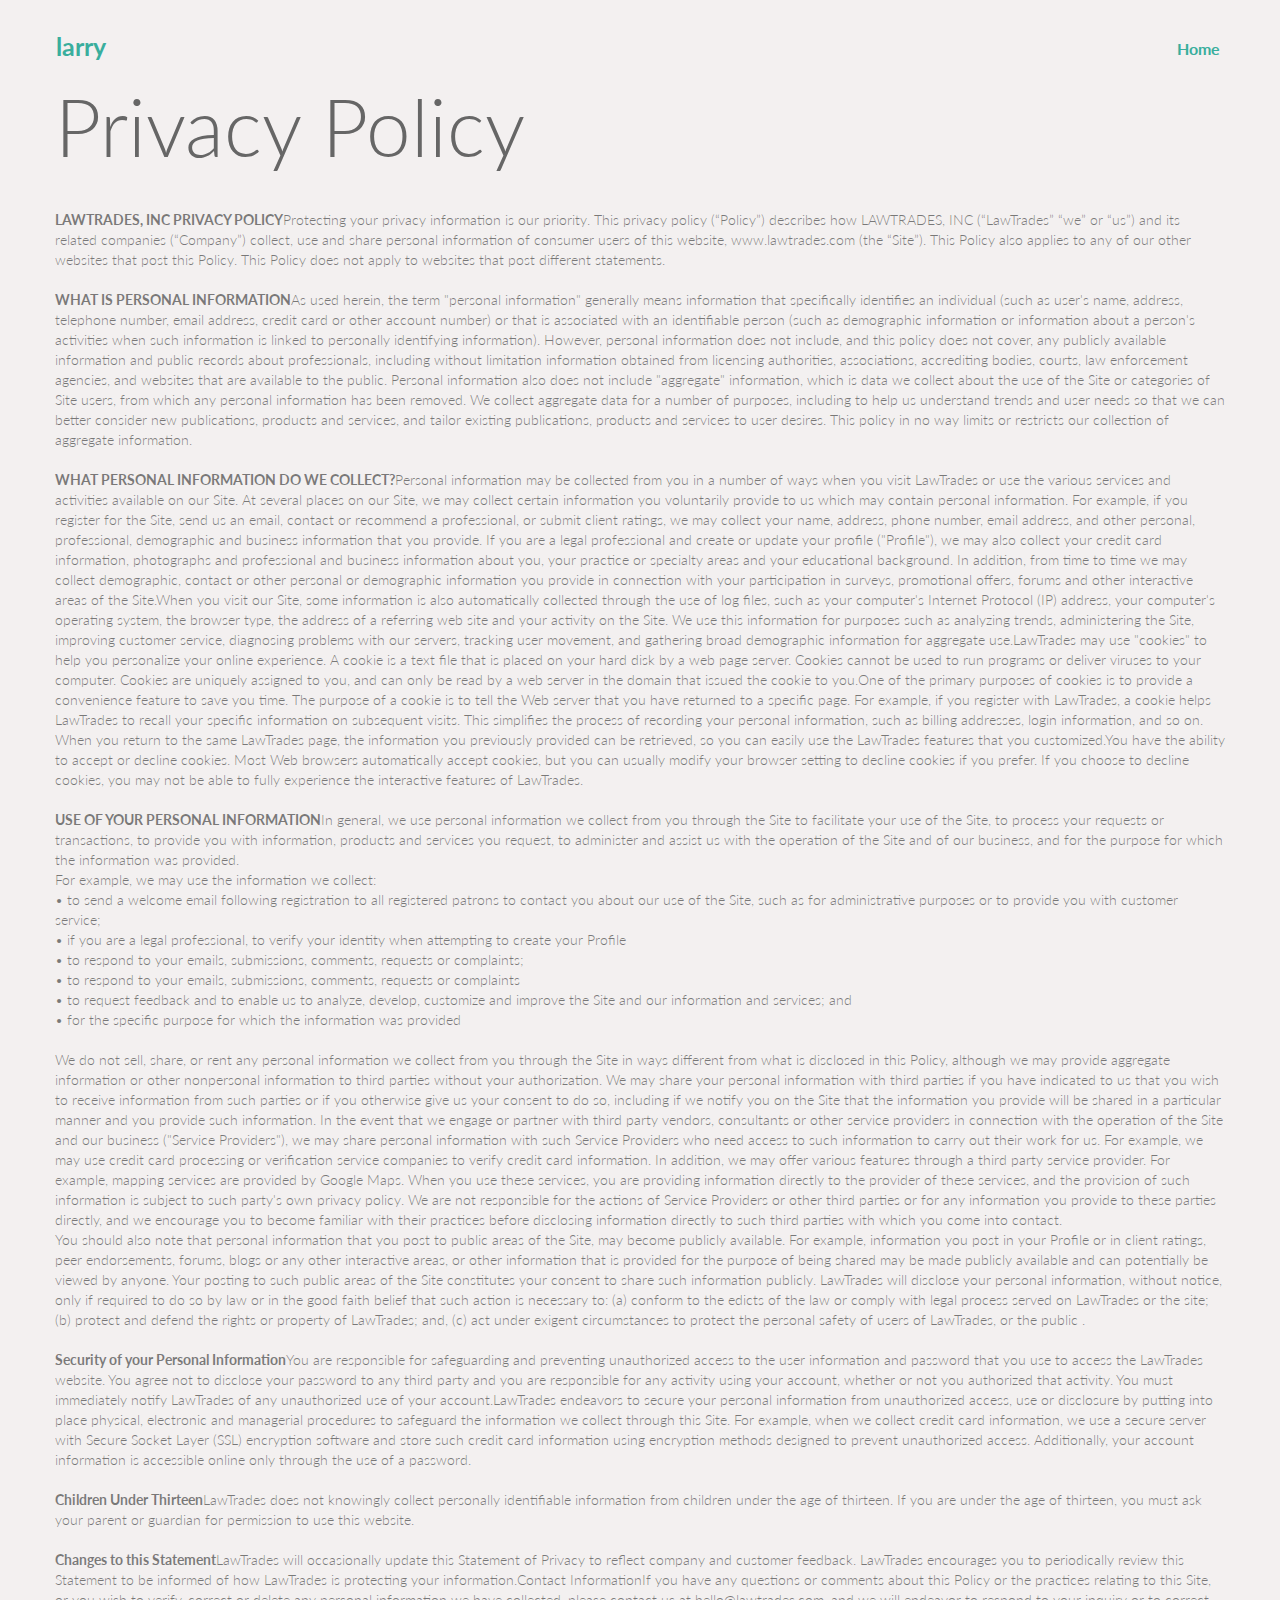
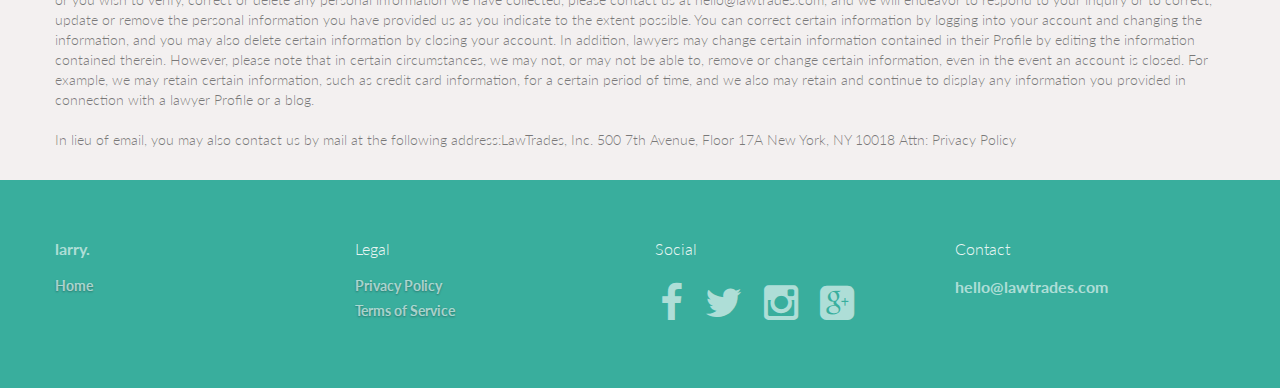
<file: privacy-policy.html>
<!doctype html>
<html>
<head>
    <meta charset="utf-8">
    <meta name="keywords" content="Larry, Legal Advice, ">
    <meta name="description" content="">
    <link rel="shortcut icon" type="image/png" href="favicon.png" />
    <meta name="viewport" content="width=device-width, initial-scale=1, user-scalable=0">
    <link rel="stylesheet" type="text/css" href="./css/bootstrap.css">
    <link rel="stylesheet" id="ppstyle" type="text/css" href="style.css">
    <link rel='stylesheet' href='./css/animate.css' /><link rel='stylesheet' href='./css/font-awesome.min.css'/><link href='http://fonts.googleapis.com/css?family=Lato:100,300,400,700,900&subset=latin,latin-ext' rel='stylesheet' type='text/css'>
    <script src="./js/jquery-2.1.0.min.js"></script>
    <script src="./js/bootstrap.js"></script>
    <script src="./js/blocs.js"></script>
    
    <title>Privacy Policy - larry. by LawTrades</title>
</head>
<body>
<!-- Main container -->
<div class="page-container">
    
<!-- bloc-17 -->

<div class="bloc  l-bloc" id="bloc-17">
	
                

    
	<div class="container bloc-sm">
		<nav class="navbar row">
  <div class="navbar-header">
    <a class="navbar-brand" href="index.html" style="color:#39ae9d;">
                            <strong>larry</strong>
                        </a>
    <button id="nav-toggle" type="button" class="ui-navbar-toggle navbar-toggle" data-toggle="collapse" data-target=".navbar-1">
      <span class="sr-only">
              Toggle navigation
            </span>
      <span class="icon-bar">
            </span>
      <span class="icon-bar">
            </span>
      <span class="icon-bar">
            </span>
    </button>
  </div>
  <div class="collapse navbar-collapse navbar-1">
    <ul class="site-navigation nav pull-right">
      <li>
        <a href="index.html" class="ltc-1 flipInY animated" style="color:#39ae9d;">
                Home
              </a>
      </li>
    </ul>
  </div>
</nav>
		<div class="row">
			<div class="col-sm-12">
				<h4 class="mg-md ">
					Privacy Policy
				</h4>
				<p>
					<strong><br />LAWTRADES, INC PRIVACY POLICY</strong>Protecting your privacy information is our priority. This privacy policy (“Policy”) describes how LAWTRADES, INC (“LawTrades” “we” or “us”) and its related companies (“Company”) collect, use and share personal information of consumer users of this website, www.lawtrades.com (the “Site”). This Policy also applies to any of our other websites that post this Policy. This Policy does not apply to websites that post different statements.<br /><br /><strong>WHAT IS PERSONAL INFORMATION</strong>As used herein, the term "personal information" generally means information that specifically identifies an individual (such as user's name, address, telephone number, email address, credit card or other account number) or that is associated with an identifiable person (such as demographic information or information about a person's activities when such information is linked to personally identifying information). However, personal information does not include, and this policy does not cover, any publicly available information and public records about professionals, including without limitation information obtained from licensing authorities, associations, accrediting bodies, courts, law enforcement agencies, and websites that are available to the public. Personal information also does not include "aggregate" information, which is data we collect about the use of the Site or categories of Site users, from which any personal information has been removed. We collect aggregate data for a number of purposes, including to help us understand trends and user needs so that we can better consider new publications, products and services, and tailor existing publications, products and services to user desires. This policy in no way limits or restricts our collection of aggregate information.<br /><br /><strong>WHAT PERSONAL INFORMATION DO WE COLLECT?</strong>Personal information may be collected from you in a number of ways when you visit LawTrades or use the various services and activities available on our Site. At several places on our Site, we may collect certain information you voluntarily provide to us which may contain personal information. For example, if you register for the Site, send us an email, contact or recommend a professional, or submit client ratings, we may collect your name, address, phone number, email address, and other personal, professional, demographic and business information that you provide. If you are a legal professional and create or update your profile ("Profile"), we may also collect your credit card information, photographs and professional and business information about you, your practice or specialty areas and your educational background. In addition, from time to time we may collect demographic, contact or other personal or demographic information you provide in connection with your participation in surveys, promotional offers, forums and other interactive areas of the Site.When you visit our Site, some information is also automatically collected through the use of log files, such as your computer's Internet Protocol (IP) address, your computer's operating system, the browser type, the address of a referring web site and your activity on the Site. We use this information for purposes such as analyzing trends, administering the Site, improving customer service, diagnosing problems with our servers, tracking user movement, and gathering broad demographic information for aggregate use.LawTrades may use "cookies" to help you personalize your online experience. A cookie is a text file that is placed on your hard disk by a web page server. Cookies cannot be used to run programs or deliver viruses to your computer. Cookies are uniquely assigned to you, and can only be read by a web server in the domain that issued the cookie to you.One of the primary purposes of cookies is to provide a convenience feature to save you time. The purpose of a cookie is to tell the Web server that you have returned to a specific page. For example, if you register with LawTrades, a cookie helps LawTrades to recall your specific information on subsequent visits. This simplifies the process of recording your personal information, such as billing addresses, login information, and so on. When you return to the same LawTrades page, the information you previously provided can be retrieved, so you can easily use the LawTrades features that you customized.You have the ability to accept or decline cookies. Most Web browsers automatically accept cookies, but you can usually modify your browser setting to decline cookies if you prefer. If you choose to decline cookies, you may not be able to fully experience the interactive features of LawTrades.<br /><br /><strong>USE OF YOUR PERSONAL INFORMATION</strong>In general, we use personal information we collect from you through the Site to facilitate your use of the Site, to process your requests or transactions, to provide you with information, products and services you request, to administer and assist us with the operation of the Site and of our business, and for the purpose for which the information was provided.<br />For example, we may use the information we collect:<br />• to send a welcome email following registration to all registered patrons to contact you about our use of the Site, such as for administrative purposes or to provide you with customer service;<br />• if you are a legal professional, to verify your identity when attempting to create your Profile<br />• to respond to your emails, submissions, comments, requests or complaints;<br />• to respond to your emails, submissions, comments, requests or complaints<br />• to request feedback and to enable us to analyze, develop, customize and improve the Site and our information and services; and<br />• for the specific purpose for which the information was provided<br /><br />We do not sell, share, or rent any personal information we collect from you through the Site in ways different from what is disclosed in this Policy, although we may provide aggregate information or other nonpersonal information to third parties without your authorization. We may share your personal information with third parties if you have indicated to us that you wish to receive information from such parties or if you otherwise give us your consent to do so, including if we notify you on the Site that the information you provide will be shared in a particular manner and you provide such information. In the event that we engage or partner with third party vendors, consultants or other service providers in connection with the operation of the Site and our business ("Service Providers"), we may share personal information with such Service Providers who need access to such information to carry out their work for us. For example, we may use credit card processing or verification service companies to verify credit card information. In addition, we may offer various features through a third party service provider. For example, mapping services are provided by Google Maps. When you use these services, you are providing information directly to the provider of these services, and the provision of such information is subject to such party's own privacy policy. We are not responsible for the actions of Service Providers or other third parties or for any information you provide to these parties directly, and we encourage you to become familiar with their practices before disclosing information directly to such third parties with which you come into contact.<br />You should also note that personal information that you post to public areas of the Site, may become publicly available. For example, information you post in your Profile or in client ratings, peer endorsements, forums, blogs or any other interactive areas, or other information that is provided for the purpose of being shared may be made publicly available and can potentially be viewed by anyone. Your posting to such public areas of the Site constitutes your consent to share such information publicly. LawTrades will disclose your personal information, without notice, only if required to do so by law or in the good faith belief that such action is necessary to: (a) conform to the edicts of the law or comply with legal process served on LawTrades or the site; (b) protect and defend the rights or property of LawTrades; and, (c) act under exigent circumstances to protect the personal safety of users of LawTrades, or the public .<br /><br /><strong>Security of your Personal Information</strong>You are responsible for safeguarding and preventing unauthorized access to the user information and password that you use to access the LawTrades website. You agree not to disclose your password to any third party and you are responsible for any activity using your account, whether or not you authorized that activity. You must immediately notify LawTrades of any unauthorized use of your account.LawTrades endeavors to secure your personal information from unauthorized access, use or disclosure by putting into place physical, electronic and managerial procedures to safeguard the information we collect through this Site. For example, when we collect credit card information, we use a secure server with Secure Socket Layer (SSL) encryption software and store such credit card information using encryption methods designed to prevent unauthorized access. Additionally, your account information is accessible online only through the use of a password.<br /><br /><strong>Children Under Thirteen</strong>LawTrades does not knowingly collect personally identifiable information from children under the age of thirteen. If you are under the age of thirteen, you must ask your parent or guardian for permission to use this website.<br /><br /><strong>Changes to this Statement</strong>LawTrades will occasionally update this Statement of Privacy to reflect company and customer feedback. LawTrades encourages you to periodically review this Statement to be informed of how LawTrades is protecting your information.Contact InformationIf you have any questions or comments about this Policy or the practices relating to this Site, or you wish to verify, correct or delete any personal information we have collected, please contact us at hello@lawtrades.com, and we will endeavor to respond to your inquiry or to correct, update or remove the personal information you have provided us as you indicate to the extent possible. You can correct certain information by logging into your account and changing the information, and you may also delete certain information by closing your account. In addition, lawyers may change certain information contained in their Profile by editing the information contained therein. However, please note that in certain circumstances, we may not, or may not be able to, remove or change certain information, even in the event an account is closed. For example, we may retain certain information, such as credit card information, for a certain period of time, and we also may retain and continue to display any information you provided in connection with a lawyer Profile or a blog.<br /><br />In lieu of email, you may also contact us by mail at the following address:LawTrades, Inc. 500 7th Avenue, Floor 17A New York, NY 10018 Attn: Privacy Policy
				</p>
			</div>
		</div>
	</div>
</div>
<!-- bloc-17 END -->

<!-- Footer - bloc-20 -->
<div class="bloc  d-bloc" id="bloc-20">
	<div class="container bloc-md">
		<div class="row">
			<div class="col-sm-3">
				<h3 class="mg-md tc-5 ">
					<a class="ltc-5" href="index.html">larry.</a>
				</h3>
				<h6 class="sm-shadow mg-sm ">
					<a onclick="scrollToTarget('1')">Home</a>
				</h6><br /><a href="index.html"></a>
			</div>
			<div class="col-sm-3">
				<h3 class="mg-md tc-5 ">
					Legal
				</h3>
				<h6 class="mg-sm sm-shadow ">
					<a href="privacy-policy.html" target="_blank">Privacy Policy</a>
				</h6>
				<h6 class="mg-md sm-shadow ">
					<a href="terms-of-service.html" target="_blank">Terms of Service</a>
				</h6>
			</div>
			<div class="col-sm-3">
				<h3 class="mg-md tc-5 ">
					Social
				</h3><a href="https://www.facebook.com/Lawtrades" target="_blank"><span class="fa fa-facebook icon-md pull-left"></span></a><a href="https://twitter.com/lawtrades" target="_blank"><span class="fa fa-twitter icon-md pull-left"></span></a><a href="https://instagram.com/lawtrades/" target="_blank"><span class="fa fa-instagram icon-md pull-left"></span></a><a href="https://plus.google.com/+LawTrades" target="_blank"><span class="fa fa-google-plus-square icon-md pull-left"></span></a>
			</div>
			<div class="col-sm-3">
				<h3 class="mg-md ">
					Contact
				</h3>
				<h3 class="mg-md ">
					<a href="mailto:hello@lawtrades.com" target="_blank">hello@lawtrades.com</a>
				</h3>
			</div>
		</div>
	</div>
</div>
<!-- Footer - bloc-20 END -->
</div>
<!-- Main container END -->

</body>
    
<!-- Google Analytics -->
<script>  (function(i,s,o,g,r,a,m){i['GoogleAnalyticsObject']=r;i[r]=i[r]||function(){  (i[r].q=i[r].q||[]).push(arguments)},i[r].l=1*new Date();a=s.createElement(o),  m=s.getElementsByTagName(o)[0];a.async=1;a.src=g;m.parentNode.insertBefore(a,m)  })(window,document,'script','//www.google-analytics.com/analytics.js','ga');  ga('create', 'UA-64708292-1', 'auto');  ga('send', 'pageview');</script>
<!-- Google Analytics END -->

</html>
</file>
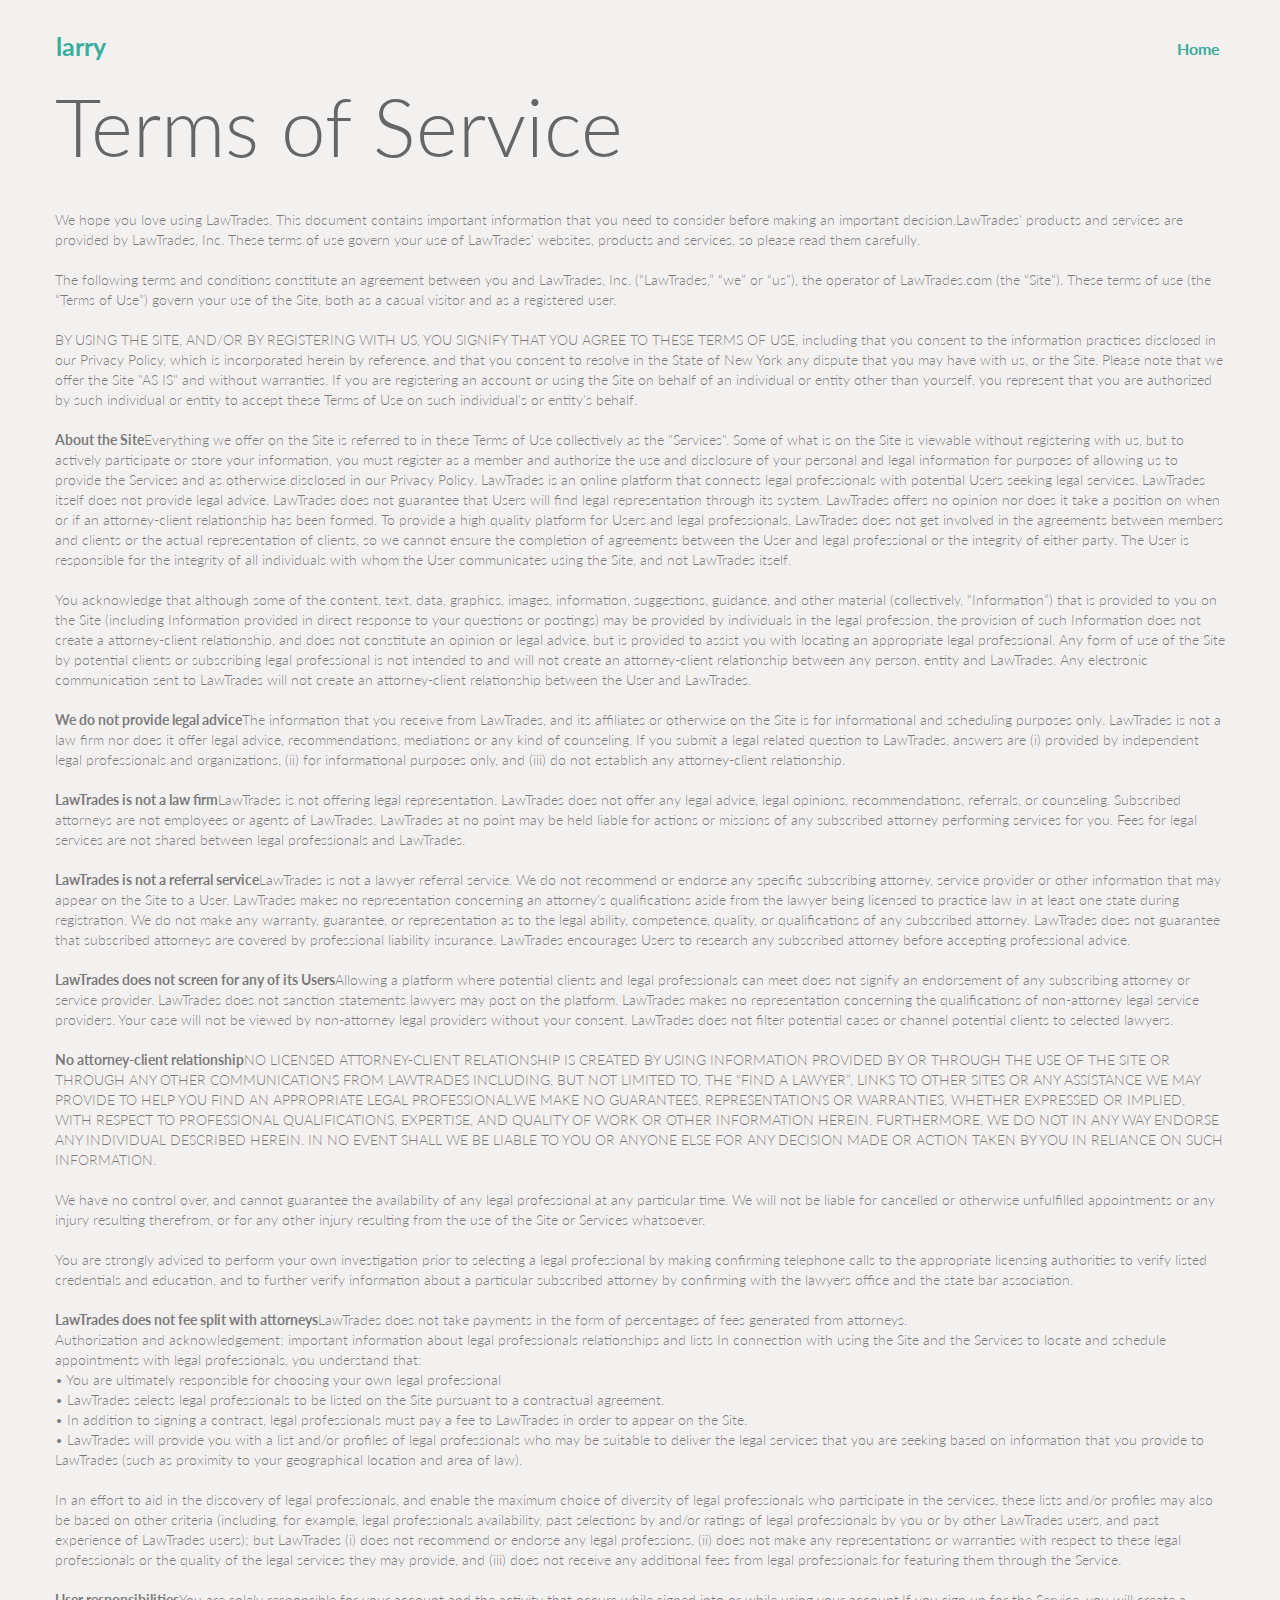
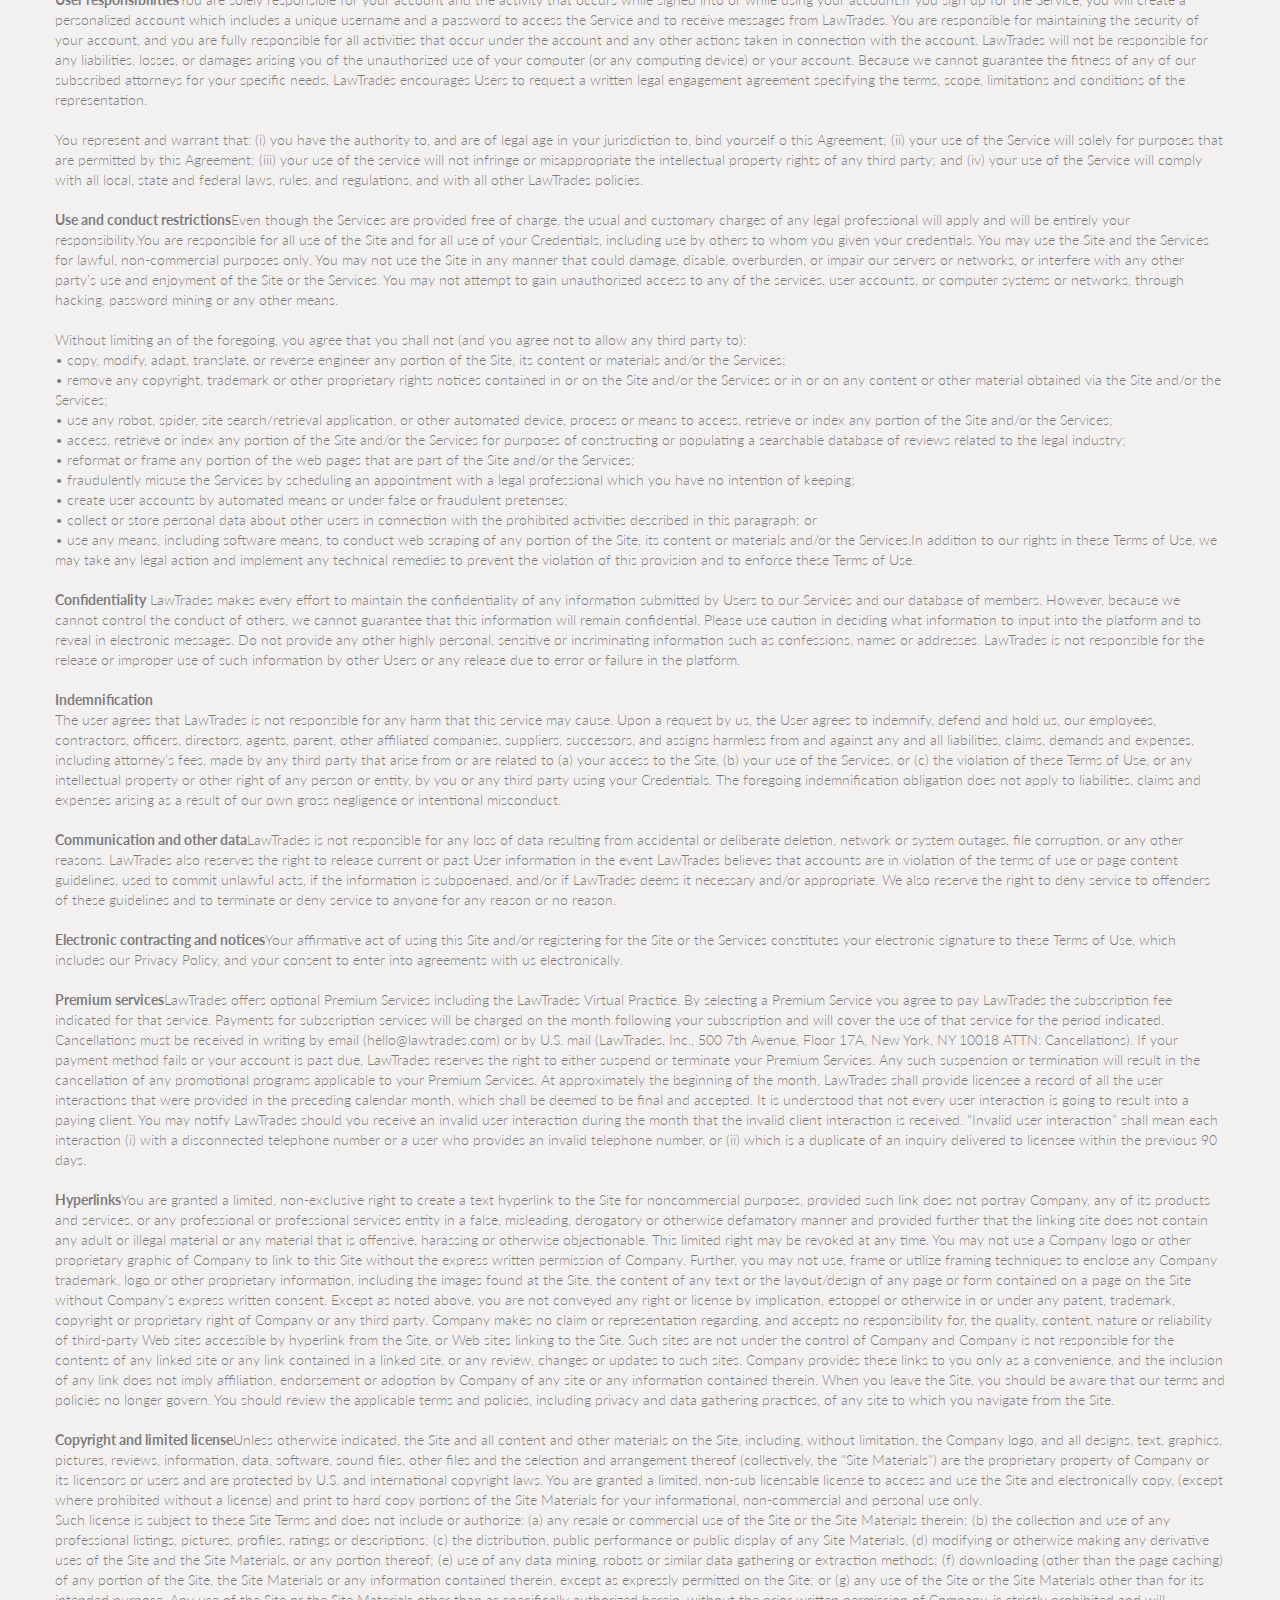
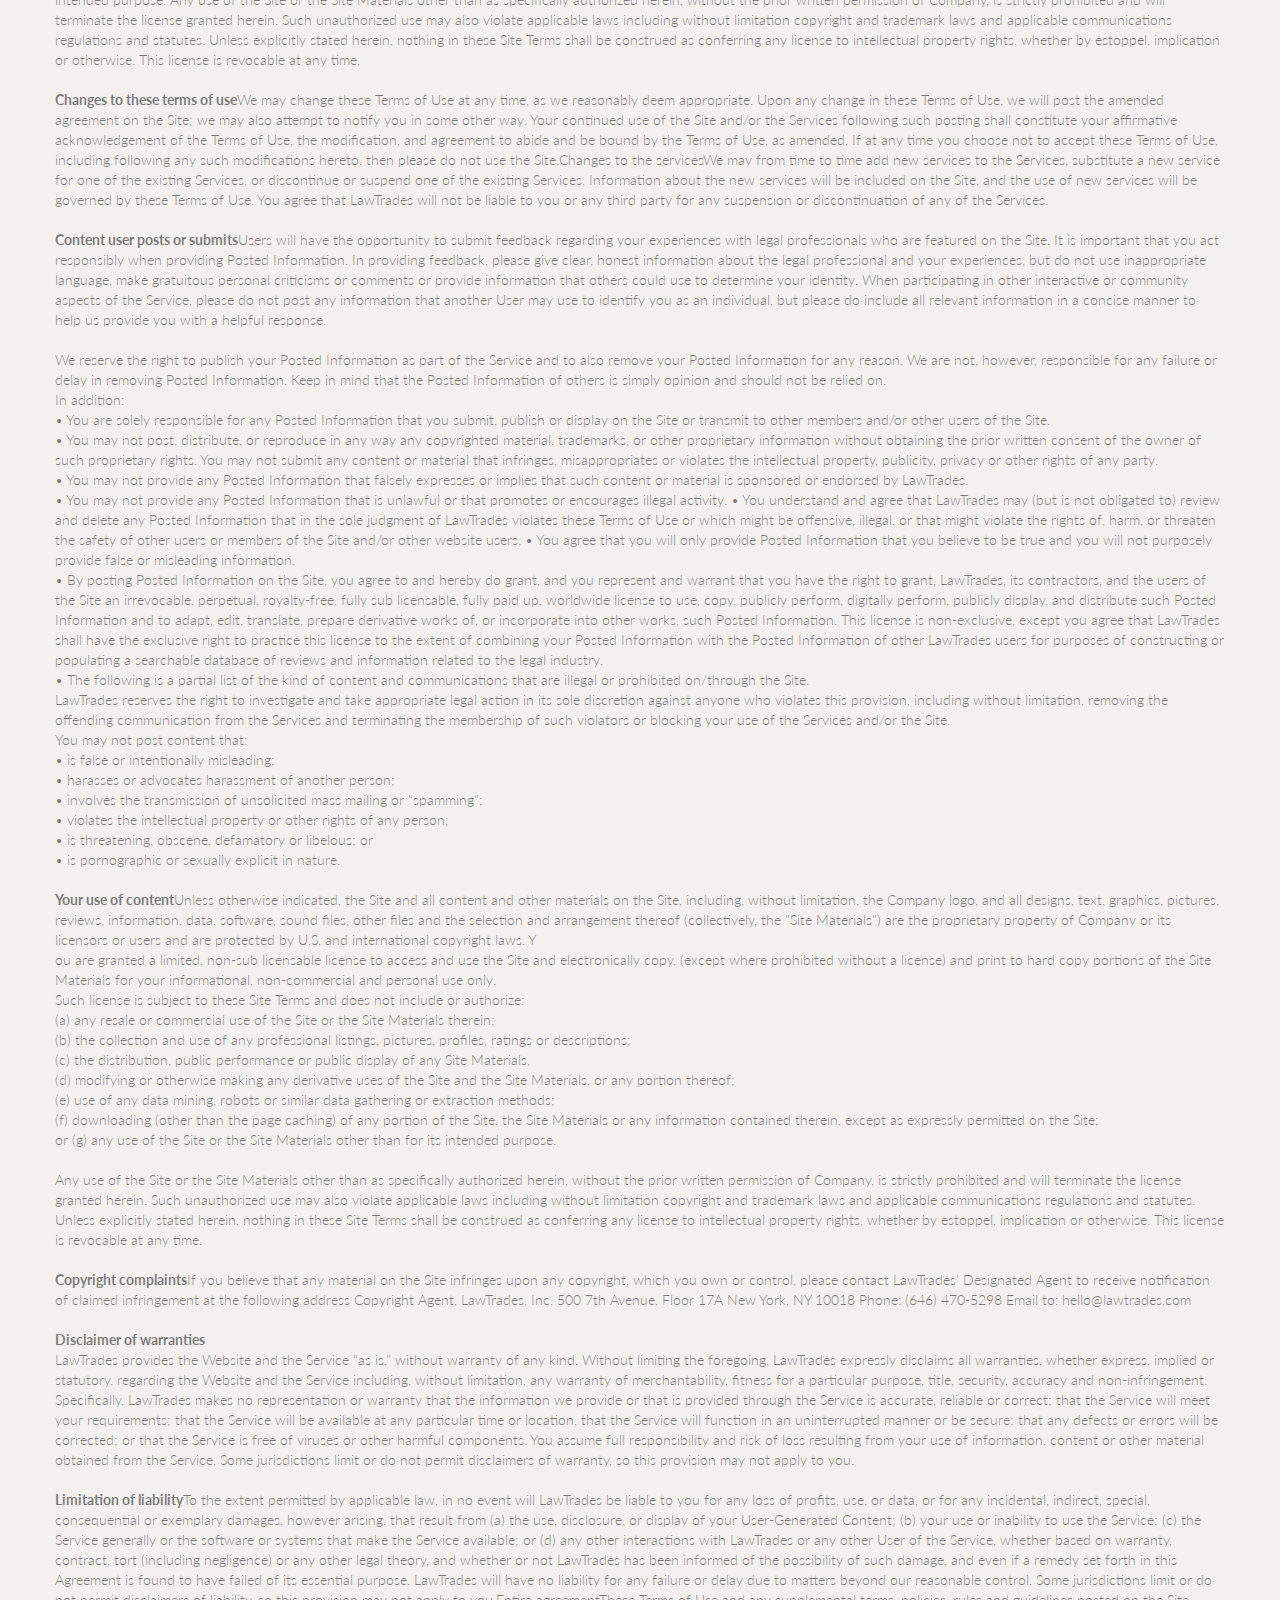
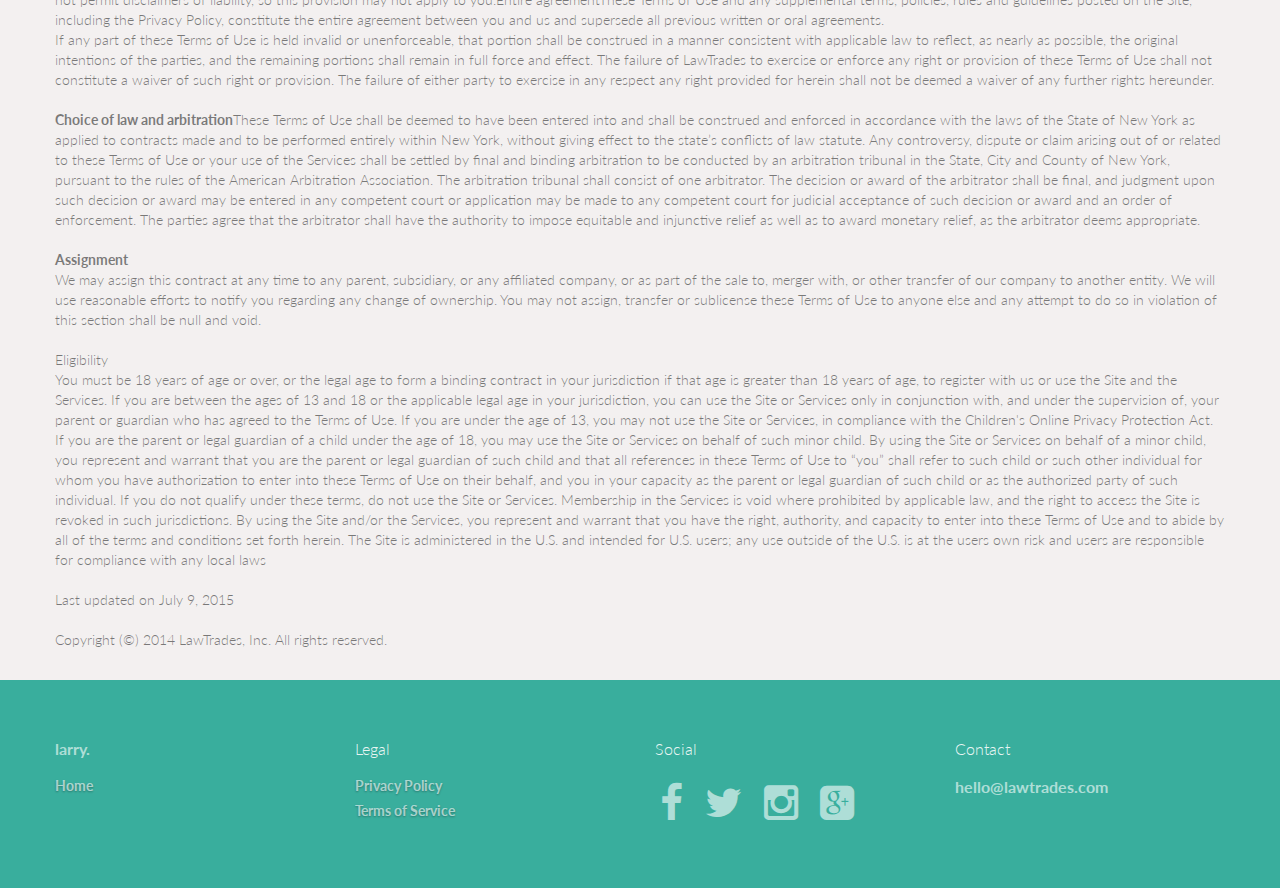
<file: terms-of-service.html>
<!doctype html>
<html>
<head>
    <meta charset="utf-8">
    <meta name="keywords" content="Larry, Legal Advice, ">
    <meta name="description" content="">
    <link rel="shortcut icon" type="image/png" href="favicon.png" />
    <meta name="viewport" content="width=device-width, initial-scale=1, user-scalable=0">
    <link rel="stylesheet" type="text/css" href="./css/bootstrap.css">
    <link rel="stylesheet" id="ppstyle" type="text/css" href="style.css">
    <link rel='stylesheet' href='./css/animate.css' /><link rel='stylesheet' href='./css/font-awesome.min.css'/><link href='http://fonts.googleapis.com/css?family=Lato:100,300,400,700,900&subset=latin,latin-ext' rel='stylesheet' type='text/css'>
    <script src="./js/jquery-2.1.0.min.js"></script>
    <script src="./js/bootstrap.js"></script>
    <script src="./js/blocs.js"></script>
    
    <title>terms of service - larry. by LawTrades</title>
</head>
<body>
<!-- Main container -->
<div class="page-container">
    
<!-- bloc-18 -->
<div class="bloc  l-bloc " id="bloc-18">

	<div class="container bloc-sm">
        <nav class="navbar row">
  <div class="navbar-header">
    <a class="navbar-brand" href="index.html" style="color:#39ae9d;">
                            <strong>larry</strong>
                        </a>
    <button id="nav-toggle" type="button" class="ui-navbar-toggle navbar-toggle" data-toggle="collapse" data-target=".navbar-1">
      <span class="sr-only">
              Toggle navigation
            </span>
      <span class="icon-bar">
            </span>
      <span class="icon-bar">
            </span>
      <span class="icon-bar">
            </span>
    </button>
  </div>
  <div class="collapse navbar-collapse navbar-1">
    <ul class="site-navigation nav pull-right">
      <li>
        <a href="index.html" class="ltc-1 flipInY animated" style="color:#39ae9d;">
                Home
              </a>
      </li>
    </ul>
  </div>
</nav>
		<div class="row">
			<div class="col-sm-12">
				<h5 class="mg-md ">
					Terms of Service
				</h5>
				<p>
                    <br />We hope you love using LawTrades. This document contains important information that you need to consider before making an important decision.LawTrades' products and services are provided by LawTrades, Inc. These terms of use govern your use of LawTrades' websites, products and services, so please read them carefully.<br /><br />The following terms and conditions constitute an agreement between you and LawTrades, Inc. (“LawTrades,” “we” or “us”), the operator of LawTrades.com (the “Site”). These terms of use (the “Terms of Use”) govern your use of the Site, both as a casual visitor and as a registered user.<br /><br />BY USING THE SITE, AND/OR BY REGISTERING WITH US, YOU SIGNIFY THAT YOU AGREE TO THESE TERMS OF USE, including that you consent to the information practices disclosed in our Privacy Policy, which is incorporated herein by reference, and that you consent to resolve in the State of New York any dispute that you may have with us, or the Site. Please note that we offer the Site "AS IS" and without warranties. If you are registering an account or using the Site on behalf of an individual or entity other than yourself, you represent that you are authorized by such individual or entity to accept these Terms of Use on such individual's or entity's behalf.<br /><br /><strong>About the Site</strong>Everything we offer on the Site is referred to in these Terms of Use collectively as the "Services". Some of what is on the Site is viewable without registering with us, but to actively participate or store your information, you must register as a member and authorize the use and disclosure of your personal and legal information for purposes of allowing us to provide the Services and as otherwise disclosed in our Privacy Policy. LawTrades is an online platform that connects legal professionals with potential Users seeking legal services. LawTrades itself does not provide legal advice. LawTrades does not guarantee that Users will find legal representation through its system. LawTrades offers no opinion nor does it take a position on when or if an attorney-client relationship has been formed. To provide a high quality platform for Users and legal professionals, LawTrades does not get involved in the agreements between members and clients or the actual representation of clients, so we cannot ensure the completion of agreements between the User and legal professional or the integrity of either party. The User is responsible for the integrity of all individuals with whom the User communicates using the Site, and not LawTrades itself.<br /><br />You acknowledge that although some of the content, text, data, graphics, images, information, suggestions, guidance, and other material (collectively, “Information”) that is provided to you on the Site (including Information provided in direct response to your questions or postings) may be provided by individuals in the legal profession, the provision of such Information does not create a attorney-client relationship, and does not constitute an opinion or legal advice, but is provided to assist you with locating an appropriate legal professional. Any form of use of the Site by potential clients or subscribing legal professional is not intended to and will not create an attorney-client relationship between any person, entity and LawTrades. Any electronic communication sent to LawTrades will not create an attorney-client relationship between the User and LawTrades.<br /><br /><strong>We do not provide legal advice</strong>The information that you receive from LawTrades, and its affiliates or otherwise on the Site is for informational and scheduling purposes only. LawTrades is not a law firm nor does it offer legal advice, recommendations, mediations or any kind of counseling. If you submit a legal related question to LawTrades, answers are (i) provided by independent legal professionals and organizations, (ii) for informational purposes only, and (iii) do not establish any attorney-client relationship.<br /><br /><strong>LawTrades is not a law firm</strong>LawTrades is not offering legal representation. LawTrades does not offer any legal advice, legal opinions, recommendations, referrals, or counseling. Subscribed attorneys are not employees or agents of LawTrades. LawTrades at no point may be held liable for actions or missions of any subscribed attorney performing services for you. Fees for legal services are not shared between legal professionals and LawTrades.<br /><br /><strong>LawTrades is not a referral service</strong>LawTrades is not a lawyer referral service. We do not recommend or endorse any specific subscribing attorney, service provider or other information that may appear on the Site to a User. LawTrades makes no representation concerning an attorney&rsquo;s qualifications aside from the lawyer being licensed to practice law in at least one state during registration. We do not make any warranty, guarantee, or representation as to the legal ability, competence, quality, or qualifications of any subscribed attorney. LawTrades does not guarantee that subscribed attorneys are covered by professional liability insurance. LawTrades encourages Users to research any subscribed attorney before accepting professional advice.<br /><br /><strong>LawTrades does not screen for any of its Users</strong>Allowing a platform where potential clients and legal professionals can meet does not signify an endorsement of any subscribing attorney or service provider. LawTrades does not sanction statements lawyers may post on the platform. LawTrades makes no representation concerning the qualifications of non-attorney legal service providers. Your case will not be viewed by non-attorney legal providers without your consent. LawTrades does not filter potential cases or channel potential clients to selected lawyers.<br /><br /><strong>No attorney-client relationship</strong>NO LICENSED ATTORNEY-CLIENT RELATIONSHIP IS CREATED BY USING INFORMATION PROVIDED BY OR THROUGH THE USE OF THE SITE OR THROUGH ANY OTHER COMMUNICATIONS FROM LAWTRADES INCLUDING, BUT NOT LIMITED TO, THE “FIND A LAWYER”, LINKS TO OTHER SITES OR ANY ASSISTANCE WE MAY PROVIDE TO HELP YOU FIND AN APPROPRIATE LEGAL PROFESSIONAL.WE MAKE NO GUARANTEES, REPRESENTATIONS OR WARRANTIES, WHETHER EXPRESSED OR IMPLIED, WITH RESPECT TO PROFESSIONAL QUALIFICATIONS, EXPERTISE, AND QUALITY OF WORK OR OTHER INFORMATION HEREIN. FURTHERMORE, WE DO NOT IN ANY WAY ENDORSE ANY INDIVIDUAL DESCRIBED HEREIN. IN NO EVENT SHALL WE BE LIABLE TO YOU OR ANYONE ELSE FOR ANY DECISION MADE OR ACTION TAKEN BY YOU IN RELIANCE ON SUCH INFORMATION.<br /><br />We have no control over, and cannot guarantee the availability of any legal professional at any particular time. We will not be liable for cancelled or otherwise unfulfilled appointments or any injury resulting therefrom, or for any other injury resulting from the use of the Site or Services whatsoever.<br /><br />You are strongly advised to perform your own investigation prior to selecting a legal professional by making confirming telephone calls to the appropriate licensing authorities to verify listed credentials and education, and to further verify information about a particular subscribed attorney by confirming with the lawyers office and the state bar association.<br /><br /><strong>LawTrades does not fee split with attorneys</strong>LawTrades does not take payments in the form of percentages of fees generated from attorneys.<br />Authorization and acknowledgement; important information about legal professionals relationships and lists In connection with using the Site and the Services to locate and schedule appointments with legal professionals, you understand that:<br />• You are ultimately responsible for choosing your own legal professional<br />• LawTrades selects legal professionals to be listed on the Site pursuant to a contractual agreement.<br />• In addition to signing a contract, legal professionals must pay a fee to LawTrades in order to appear on the Site.<br />• LawTrades will provide you with a list and/or profiles of legal professionals who may be suitable to deliver the legal services that you are seeking based on information that you provide to LawTrades (such as proximity to your geographical location and area of law).<br /><br />In an effort to aid in the discovery of legal professionals, and enable the maximum choice of diversity of legal professionals who participate in the services, these lists and/or profiles may also be based on other criteria (including, for example, legal professionals availability, past selections by and/or ratings of legal professionals by you or by other LawTrades users, and past experience of LawTrades users); but LawTrades (i) does not recommend or endorse any legal professions, (ii) does not make any representations or warranties with respect to these legal professionals or the quality of the legal services they may provide, and (iii) does not receive any additional fees from legal professionals for featuring them through the Service.<br /><br /><strong>User responsibilities</strong>You are solely responsible for your account and the activity that occurs while signed into or while using your account.If you sign up for the Service, you will create a personalized account which includes a unique username and a password to access the Service and to receive messages from LawTrades. You are responsible for maintaining the security of your account, and you are fully responsible for all activities that occur under the account and any other actions taken in connection with the account. LawTrades will not be responsible for any liabilities, losses, or damages arising you of the unauthorized use of your computer (or any computing device) or your account. Because we cannot guarantee the fitness of any of our subscribed attorneys for your specific needs, LawTrades encourages Users to request a written legal engagement agreement specifying the terms, scope, limitations and conditions of the representation.<br /><br />You represent and warrant that: (i) you have the authority to, and are of legal age in your jurisdiction to, bind yourself o this Agreement; (ii) your use of the Service will solely for purposes that are permitted by this Agreement; (iii) your use of the service will not infringe or misappropriate the intellectual property rights of any third party; and (iv) your use of the Service will comply with all local, state and federal laws, rules, and regulations, and with all other LawTrades policies.<br /><br /><strong>Use and conduct restrictions</strong>Even though the Services are provided free of charge, the usual and customary charges of any legal professional will apply and will be entirely your responsibility.You are responsible for all use of the Site and for all use of your Credentials, including use by others to whom you given your credentials. You may use the Site and the Services for lawful, non-commercial purposes only. You may not use the Site in any manner that could damage, disable, overburden, or impair our servers or networks, or interfere with any other party&rsquo;s use and enjoyment of the Site or the Services. You may not attempt to gain unauthorized access to any of the services, user accounts, or computer systems or networks, through hacking, password mining or any other means.<br /><br />Without limiting an of the foregoing, you agree that you shall not (and you agree not to allow any third party to):<br />• copy, modify, adapt, translate, or reverse engineer any portion of the Site, its content or materials and/or the Services;<br />• remove any copyright, trademark or other proprietary rights notices contained in or on the Site and/or the Services or in or on any content or other material obtained via the Site and/or the Services;<br /> • use any robot, spider, site search/retrieval application, or other automated device, process or means to access, retrieve or index any portion of the Site and/or the Services;<br />• access, retrieve or index any portion of the Site and/or the Services for purposes of constructing or populating a searchable database of reviews related to the legal industry;<br />• reformat or frame any portion of the web pages that are part of the Site and/or the Services;<br />• fraudulently misuse the Services by scheduling an appointment with a legal professional which you have no intention of keeping;<br />• create user accounts by automated means or under false or fraudulent pretenses;<br />• collect or store personal data about other users in connection with the prohibited activities described in this paragraph; or<br />• use any means, including software means, to conduct web scraping of any portion of the Site, its content or materials and/or the Services.In addition to our rights in these Terms of Use, we may take any legal action and implement any technical remedies to prevent the violation of this provision and to enforce these Terms of Use.<br /><br /><strong>Confidentiality</strong> LawTrades makes every effort to maintain the confidentiality of any information submitted by Users to our Services and our database of members. However, because we cannot control the conduct of others, we cannot guarantee that this information will remain confidential. Please use caution in deciding what information to input into the platform and to reveal in electronic messages. Do not provide any other highly personal, sensitive or incriminating information such as confessions, names or addresses. LawTrades is not responsible for the release or improper use of such information by other Users or any release due to error or failure in the platform.<br /><br /><strong>Indemnification</strong><br />The user agrees that LawTrades is not responsible for any harm that this service may cause. Upon a request by us, the User agrees to indemnify, defend and hold us, our employees, contractors, officers, directors, agents, parent, other affiliated companies, suppliers, successors, and assigns harmless from and against any and all liabilities, claims, demands and expenses, including attorney&rsquo;s fees, made by any third party that arise from or are related to (a) your access to the Site, (b) your use of the Services, or (c) the violation of these Terms of Use, or any intellectual property or other right of any person or entity, by you or any third party using your Credentials. The foregoing indemnification obligation does not apply to liabilities, claims and expenses arising as a result of our own gross negligence or intentional misconduct.<br /><br /><strong>Communication and other data</strong>LawTrades is not responsible for any loss of data resulting from accidental or deliberate deletion, network or system outages, file corruption, or any other reasons. LawTrades also reserves the right to release current or past User information in the event LawTrades believes that accounts are in violation of the terms of use or page content guidelines, used to commit unlawful acts, if the information is subpoenaed, and/or if LawTrades deems it necessary and/or appropriate. We also reserve the right to deny service to offenders of these guidelines and to terminate or deny service to anyone for any reason or no reason.<br /><br /><strong>Electronic contracting and notices</strong>Your affirmative act of using this Site and/or registering for the Site or the Services constitutes your electronic signature to these Terms of Use, which includes our Privacy Policy, and your consent to enter into agreements with us electronically.<br /><br /><strong>Premium services</strong>LawTrades offers optional Premium Services including the LawTrades Virtual Practice. By selecting a Premium Service you agree to pay LawTrades the subscription fee indicated for that service. Payments for subscription services will be charged on the month following your subscription and will cover the use of that service for the period indicated. Cancellations must be received in writing by email (hello@lawtrades.com) or by U.S. mail (LawTrades, Inc., 500 7th Avenue, Floor 17A, New York, NY 10018 ATTN: Cancellations). If your payment method fails or your account is past due, LawTrades reserves the right to either suspend or terminate your Premium Services. Any such suspension or termination will result in the cancellation of any promotional programs applicable to your Premium Services. At approximately the beginning of the month, LawTrades shall provide licensee a record of all the user interactions that were provided in the preceding calendar month, which shall be deemed to be final and accepted. It is understood that not every user interaction is going to result into a paying client. You may notify LawTrades should you receive an invalid user interaction during the month that the invalid client interaction is received. “Invalid user interaction” shall mean each interaction (i) with a disconnected telephone number or a user who provides an invalid telephone number, or (ii) which is a duplicate of an inquiry delivered to licensee within the previous 90 days.<br /><br /><strong>Hyperlinks</strong>You are granted a limited, non-exclusive right to create a text hyperlink to the Site for noncommercial purposes, provided such link does not portray Company, any of its products and services, or any professional or professional services entity in a false, misleading, derogatory or otherwise defamatory manner and provided further that the linking site does not contain any adult or illegal material or any material that is offensive, harassing or otherwise objectionable. This limited right may be revoked at any time. You may not use a Company logo or other proprietary graphic of Company to link to this Site without the express written permission of Company. Further, you may not use, frame or utilize framing techniques to enclose any Company trademark, logo or other proprietary information, including the images found at the Site, the content of any text or the layout/design of any page or form contained on a page on the Site without Company's express written consent. Except as noted above, you are not conveyed any right or license by implication, estoppel or otherwise in or under any patent, trademark, copyright or proprietary right of Company or any third party. Company makes no claim or representation regarding, and accepts no responsibility for, the quality, content, nature or reliability of third-party Web sites accessible by hyperlink from the Site, or Web sites linking to the Site. Such sites are not under the control of Company and Company is not responsible for the contents of any linked site or any link contained in a linked site, or any review, changes or updates to such sites. Company provides these links to you only as a convenience, and the inclusion of any link does not imply affiliation, endorsement or adoption by Company of any site or any information contained therein. When you leave the Site, you should be aware that our terms and policies no longer govern. You should review the applicable terms and policies, including privacy and data gathering practices, of any site to which you navigate from the Site.<br /><br /><strong>Copyright and limited license</strong>Unless otherwise indicated, the Site and all content and other materials on the Site, including, without limitation, the Company logo, and all designs, text, graphics, pictures, reviews, information, data, software, sound files, other files and the selection and arrangement thereof (collectively, the "Site Materials") are the proprietary property of Company or its licensors or users and are protected by U.S. and international copyright laws. You are granted a limited, non-sub licensable license to access and use the Site and electronically copy, (except where prohibited without a license) and print to hard copy portions of the Site Materials for your informational, non-commercial and personal use only.<br />Such license is subject to these Site Terms and does not include or authorize: (a) any resale or commercial use of the Site or the Site Materials therein; (b) the collection and use of any professional listings, pictures, profiles, ratings or descriptions; (c) the distribution, public performance or public display of any Site Materials, (d) modifying or otherwise making any derivative uses of the Site and the Site Materials, or any portion thereof; (e) use of any data mining, robots or similar data gathering or extraction methods; (f) downloading (other than the page caching) of any portion of the Site, the Site Materials or any information contained therein, except as expressly permitted on the Site; or (g) any use of the Site or the Site Materials other than for its intended purpose. Any use of the Site or the Site Materials other than as specifically authorized herein, without the prior written permission of Company, is strictly prohibited and will terminate the license granted herein. Such unauthorized use may also violate applicable laws including without limitation copyright and trademark laws and applicable communications regulations and statutes. Unless explicitly stated herein, nothing in these Site Terms shall be construed as conferring any license to intellectual property rights, whether by estoppel, implication or otherwise. This license is revocable at any time.<br /><br /><strong>Changes to these terms of use</strong>We may change these Terms of Use at any time, as we reasonably deem appropriate. Upon any change in these Terms of Use, we will post the amended agreement on the Site; we may also attempt to notify you in some other way. Your continued use of the Site and/or the Services following such posting shall constitute your affirmative acknowledgement of the Terms of Use, the modification, and agreement to abide and be bound by the Terms of Use, as amended. If at any time you choose not to accept these Terms of Use, including following any such modifications hereto, then please do not use the Site.Changes to the servicesWe may from time to time add new services to the Services, substitute a new service for one of the existing Services, or discontinue or suspend one of the existing Services. Information about the new services will be included on the Site, and the use of new services will be governed by these Terms of Use. You agree that LawTrades will not be liable to you or any third party for any suspension or discontinuation of any of the Services.<br /><br /><strong>Content user posts or submits</strong>Users will have the opportunity to submit feedback regarding your experiences with legal professionals who are featured on the Site. It is important that you act responsibly when providing Posted Information. In providing feedback, please give clear, honest information about the legal professional and your experiences, but do not use inappropriate language, make gratuitous personal criticisms or comments or provide information that others could use to determine your identity. When participating in other interactive or community aspects of the Service, please do not post any information that another User may use to identify you as an individual, but please do include all relevant information in a concise manner to help us provide you with a helpful response.<br /><br />We reserve the right to publish your Posted Information as part of the Service and to also remove your Posted Information for any reason. We are not, however, responsible for any failure or delay in removing Posted Information. Keep in mind that the Posted Information of others is simply opinion and should not be relied on.<br /> In addition:<br /> • You are solely responsible for any Posted Information that you submit, publish or display on the Site or transmit to other members and/or other users of the Site.<br />• You may not post, distribute, or reproduce in any way any copyrighted material, trademarks, or other proprietary information without obtaining the prior written consent of the owner of such proprietary rights. You may not submit any content or material that infringes, misappropriates or violates the intellectual property, publicity, privacy or other rights of any party.<br /> • You may not provide any Posted Information that falsely expresses or implies that such content or material is sponsored or endorsed by LawTrades.<br />• You may not provide any Posted Information that is unlawful or that promotes or encourages illegal activity. • You understand and agree that LawTrades may (but is not obligated to) review and delete any Posted Information that in the sole judgment of LawTrades violates these Terms of Use or which might be offensive, illegal, or that might violate the rights of, harm, or threaten the safety of other users or members of the Site and/or other website users. • You agree that you will only provide Posted Information that you believe to be true and you will not purposely provide false or misleading information.<br />• By posting Posted Information on the Site, you agree to and hereby do grant, and you represent and warrant that you have the right to grant, LawTrades, its contractors, and the users of the Site an irrevocable, perpetual, royalty-free, fully sub licensable, fully paid up, worldwide license to use, copy, publicly perform, digitally perform, publicly display, and distribute such Posted Information and to adapt, edit, translate, prepare derivative works of, or incorporate into other works, such Posted Information. This license is non-exclusive, except you agree that LawTrades shall have the exclusive right to practice this license to the extent of combining your Posted Information with the Posted Information of other LawTrades users for purposes of constructing or populating a searchable database of reviews and information related to the legal industry.<br />• The following is a partial list of the kind of content and communications that are illegal or prohibited on/through the Site.<br /> LawTrades reserves the right to investigate and take appropriate legal action in its sole discretion against anyone who violates this provision, including without limitation, removing the offending communication from the Services and terminating the membership of such violators or blocking your use of the Services and/or the Site.<br />You may not post content that:<br />• is false or intentionally misleading;<br />• harasses or advocates harassment of another person;<br /> • involves the transmission of unsolicited mass mailing or "spamming";<br />• violates the intellectual property or other rights of any person;<br />• is threatening, obscene, defamatory or libelous; or<br />• is pornographic or sexually explicit in nature.<br /><br /><strong>Your use of content</strong>Unless otherwise indicated, the Site and all content and other materials on the Site, including, without limitation, the Company logo, and all designs, text, graphics, pictures, reviews, information, data, software, sound files, other files and the selection and arrangement thereof (collectively, the "Site Materials") are the proprietary property of Company or its licensors or users and are protected by U.S. and international copyright laws. Y<br />ou are granted a limited, non-sub licensable license to access and use the Site and electronically copy, (except where prohibited without a license) and print to hard copy portions of the Site Materials for your informational, non-commercial and personal use only.<br />Such license is subject to these Site Terms and does not include or authorize:<br />(a) any resale or commercial use of the Site or the Site Materials therein;<br />(b) the collection and use of any professional listings, pictures, profiles, ratings or descriptions;<br />(c) the distribution, public performance or public display of any Site Materials,<br />(d) modifying or otherwise making any derivative uses of the Site and the Site Materials, or any portion thereof;<br /> (e) use of any data mining, robots or similar data gathering or extraction methods;<br />(f) downloading (other than the page caching) of any portion of the Site, the Site Materials or any information contained therein, except as expressly permitted on the Site;<br />or (g) any use of the Site or the Site Materials other than for its intended purpose.<br /><br />Any use of the Site or the Site Materials other than as specifically authorized herein, without the prior written permission of Company, is strictly prohibited and will terminate the license granted herein. Such unauthorized use may also violate applicable laws including without limitation copyright and trademark laws and applicable communications regulations and statutes. Unless explicitly stated herein, nothing in these Site Terms shall be construed as conferring any license to intellectual property rights, whether by estoppel, implication or otherwise. This license is revocable at any time.<br /><br /><strong>Copyright complaints</strong>If you believe that any material on the Site infringes upon any copyright, which you own or control, please contact LawTrades&rsquo; Designated Agent to receive notification of claimed infringement at the following address Copyright Agent, LawTrades, Inc. 500 7th Avenue, Floor 17A New York, NY 10018 Phone: (646) 470-5298 Email to: hello@lawtrades.com<br /><br /><strong>Disclaimer of warranties</strong><br />LawTrades provides the Website and the Service “as is,” without warranty of any kind. Without limiting the foregoing, LawTrades expressly disclaims all warranties, whether express, implied or statutory, regarding the Website and the Service including, without limitation, any warranty of merchantability, fitness for a particular purpose, title, security, accuracy and non-infringement. Specifically, LawTrades makes no representation or warranty that the information we provide or that is provided through the Service is accurate, reliable or correct; that the Service will meet your requirements; that the Service will be available at any particular time or location, that the Service will function in an uninterrupted manner or be secure; that any defects or errors will be corrected; or that the Service is free of viruses or other harmful components. You assume full responsibility and risk of loss resulting from your use of information, content or other material obtained from the Service. Some jurisdictions limit or do not permit disclaimers of warranty, so this provision may not apply to you.<br /><br /><strong>Limitation of liability</strong>To the extent permitted by applicable law, in no event will LawTrades be liable to you for any loss of profits, use, or data, or for any incidental, indirect, special, consequential or exemplary damages, however arising, that result from (a) the use, disclosure, or display of your User-Generated Content; (b) your use or inability to use the Service; (c) the Service generally or the software or systems that make the Service available; or (d) any other interactions with LawTrades or any other User of the Service, whether based on warranty, contract, tort (including negligence) or any other legal theory, and whether or not LawTrades has been informed of the possibility of such damage, and even if a remedy set forth in this Agreement is found to have failed of its essential purpose. LawTrades will have no liability for any failure or delay due to matters beyond our reasonable control. Some jurisdictions limit or do not permit disclaimers of liability, so this provision may not apply to you.Entire agreementThese Terms of Use and any supplemental terms, policies, rules and guidelines posted on the Site, including the Privacy Policy, constitute the entire agreement between you and us and supersede all previous written or oral agreements.<br />If any part of these Terms of Use is held invalid or unenforceable, that portion shall be construed in a manner consistent with applicable law to reflect, as nearly as possible, the original intentions of the parties, and the remaining portions shall remain in full force and effect. The failure of LawTrades to exercise or enforce any right or provision of these Terms of Use shall not constitute a waiver of such right or provision. The failure of either party to exercise in any respect any right provided for herein shall not be deemed a waiver of any further rights hereunder.<br /><br /><strong>Choice of law and arbitration</strong>These Terms of Use shall be deemed to have been entered into and shall be construed and enforced in accordance with the laws of the State of New York as applied to contracts made and to be performed entirely within New York, without giving effect to the state&rsquo;s conflicts of law statute. Any controversy, dispute or claim arising out of or related to these Terms of Use or your use of the Services shall be settled by final and binding arbitration to be conducted by an arbitration tribunal in the State, City and County of New York, pursuant to the rules of the American Arbitration Association. The arbitration tribunal shall consist of one arbitrator. The decision or award of the arbitrator shall be final, and judgment upon such decision or award may be entered in any competent court or application may be made to any competent court for judicial acceptance of such decision or award and an order of enforcement. The parties agree that the arbitrator shall have the authority to impose equitable and injunctive relief as well as to award monetary relief, as the arbitrator deems appropriate.<br /><br /><strong>Assignment</strong><br /> We may assign this contract at any time to any parent, subsidiary, or any affiliated company, or as part of the sale to, merger with, or other transfer of our company to another entity. We will use reasonable efforts to notify you regarding any change of ownership. You may not assign, transfer or sublicense these Terms of Use to anyone else and any attempt to do so in violation of this section shall be null and void.<br /><br />Eligibility<br />You must be 18 years of age or over, or the legal age to form a binding contract in your jurisdiction if that age is greater than 18 years of age, to register with us or use the Site and the Services. If you are between the ages of 13 and 18 or the applicable legal age in your jurisdiction, you can use the Site or Services only in conjunction with, and under the supervision of, your parent or guardian who has agreed to the Terms of Use. If you are under the age of 13, you may not use the Site or Services, in compliance with the Children's Online Privacy Protection Act. If you are the parent or legal guardian of a child under the age of 18, you may use the Site or Services on behalf of such minor child. By using the Site or Services on behalf of a minor child, you represent and warrant that you are the parent or legal guardian of such child and that all references in these Terms of Use to “you” shall refer to such child or such other individual for whom you have authorization to enter into these Terms of Use on their behalf, and you in your capacity as the parent or legal guardian of such child or as the authorized party of such individual. If you do not qualify under these terms, do not use the Site or Services. Membership in the Services is void where prohibited by applicable law, and the right to access the Site is revoked in such jurisdictions. By using the Site and/or the Services, you represent and warrant that you have the right, authority, and capacity to enter into these Terms of Use and to abide by all of the terms and conditions set forth herein. The Site is administered in the U.S. and intended for U.S. users; any use outside of the U.S. is at the users own risk and users are responsible for compliance with any local laws<br /><br />Last updated on July 9, 2015<br /><br />Copyright (©) 2014 LawTrades, Inc. All rights reserved.
                </p>
			</div>
		</div>
	</div>
</div>
<!-- bloc-18 END -->

<!-- Footer - bloc-20 -->
<div class="bloc  d-bloc" id="bloc-20">
	<div class="container bloc-md">
		<div class="row">
			<div class="col-sm-3">
				<h3 class="mg-md tc-5 ">
					<a class="ltc-5" href="index.html">larry.</a>
				</h3>
				<h6 class="sm-shadow mg-sm ">
					<a onclick="scrollToTarget('1')">Home</a>
				</h6><br /><a href="index.html"></a>
			</div>
			<div class="col-sm-3">
				<h3 class="mg-md tc-5 ">
					Legal
				</h3>
				<h6 class="mg-sm sm-shadow ">
					<a href="privacy-policy.html" target="_blank">Privacy Policy</a>
				</h6>
				<h6 class="mg-md sm-shadow ">
					<a href="terms-of-service.html" target="_blank">Terms of Service</a>
				</h6>
			</div>
			<div class="col-sm-3">
				<h3 class="mg-md tc-5 ">
					Social
				</h3><a href="https://www.facebook.com/Lawtrades" target="_blank"><span class="fa fa-facebook icon-md pull-left"></span></a><a href="https://twitter.com/lawtrades" target="_blank"><span class="fa fa-twitter icon-md pull-left"></span></a><a href="https://instagram.com/lawtrades/" target="_blank"><span class="fa fa-instagram icon-md pull-left"></span></a><a href="https://plus.google.com/+LawTrades" target="_blank"><span class="fa fa-google-plus-square icon-md pull-left"></span></a>
			</div>
			<div class="col-sm-3">
				<h3 class="mg-md ">
					Contact
				</h3>
				<h3 class="mg-md ">
					<a href="mailto:hello@lawtrades.com" target="_blank">hello@lawtrades.com</a>
				</h3>
			</div>
		</div>
	</div>
</div>
<!-- Footer - bloc-20 END -->
</div>
<!-- Main container END -->

</body>
    
<!-- Google Analytics -->
<script>  (function(i,s,o,g,r,a,m){i['GoogleAnalyticsObject']=r;i[r]=i[r]||function(){  (i[r].q=i[r].q||[]).push(arguments)},i[r].l=1*new Date();a=s.createElement(o),  m=s.getElementsByTagName(o)[0];a.async=1;a.src=g;m.parentNode.insertBefore(a,m)  })(window,document,'script','//www.google-analytics.com/analytics.js','ga');  ga('create', 'UA-64708292-1', 'auto');  ga('send', 'pageview');</script>
<!-- Google Analytics END -->

</html>
</file>
<file: style.css>
/*-----------------------------------------------------------------------------------*/
/*	    My Site
/*      Built with Blocs
/*-----------------------------------------------------------------------------------*/

body{
	margin:0;
	padding:0;
    background:#f3f0f0;

    overflow-x:hidden;
    -webkit-font-smoothing: antialiased;
}
a:hover{text-decoration: none; cursor:pointer;}

button{outline: none!important;} /* Prevent ugly blue glow on chrome and safari */



/* Globals type styling */
 h1, h2, h3, h4, h5, h6, p, label, .btn, a{
	font-family:Lato;
	font-weight:300;
}

a{
	font-weight: bold;
}

/* Site container width */

.container{
	max-width:1170px;
}

/* = Blocs
-------------------------------------------------------------- */

.bloc{
	width:100%;
	clear:both;
	background: 50% 50% no-repeat;
	padding:0 50px;
	-webkit-background-size: cover;
	-moz-background-size: cover;
	-o-background-size: cover;
	background-size: cover;
}
.bloc .container{
	padding-left:0;
	padding-right:0;
}


/* Sizes */

.bloc-lg{
	padding:100px 50px;
}
.bloc-md{
	padding:50px;
}
.bloc-sm{
	padding:20px 50px;
}


/* Dark theme */

.d-bloc{
	color:rgba(255,255,255,.7);
}
.d-bloc button:hover{
	color:rgba(255,255,255,.9);
}
.d-bloc h1, .d-bloc h2, .d-bloc h3, .d-bloc h4,.d-bloc h5, .d-bloc h6, .d-bloc .ico{
	color:rgba(255,255,255,.9);
}
.d-bloc .icon-round,.d-bloc .icon-square,.d-bloc .icon-rounded,.d-bloc .icon-semi-rounded-a,.d-bloc .icon-semi-rounded-b{
	border-color:rgba(255,255,255,.9);
}
.d-bloc .divider-h span{
	border-color:rgba(255,255,255,.2);
}
.d-bloc a{
	color:rgba(255,255,255,.6);
}
.d-bloc a:hover{
	color:rgba(255,255,255,1);
}
.d-bloc .navbar-toggle .icon-bar{
	background:rgba(255,255,255,1);
}
.d-bloc .btn-wire,.d-bloc .btn-wire:hover{
	color:rgba(255,255,255,1);
	border-color:rgba(255,255,255,1);
	font-size: 22px;
}


/* Light theme */

.l-bloc{
	color:rgba(0,0,0,.5);
}
.l-bloc button:hover{
	color:rgba(0,0,0,.7);
}
.l-bloc h1,.l-bloc h2,.l-bloc h3,.l-bloc h4,.l-bloc h5, .l-bloc h6, .l-bloc .ico{
	color:#666666;
}
.l-bloc .icon-round,.l-bloc .icon-square,.l-bloc .icon-rounded,.l-bloc .icon-semi-rounded-a,.l-bloc .icon-semi-rounded-b{
	border-color:rgba(0,0,0,.7);
}
.l-bloc .divider-h span{
	border-color:rgba(0,0,0,.1);
}
.l-bloc a{
	color:#fff
}
.l-bloc a:hover{
	color:rgba(0,0,0,1);

}
.l-bloc .navbar-toggle .icon-bar{
	color:rgba(0,0,0,.6);
}
.l-bloc .btn-wire, .l-bloc .btn-wire:hover{
	color:rgba(0,0,0,.7);
	border-color:rgba(0,0,0,.3);
}

/* Row Margin Offsets */

.voffset{
	margin-top:30px;
}
.voffset-md{
	margin-top:50px;
}
.voffset-lg{
	margin-top:80px;
}


/* Custom bloc styling */

#pricing-tables,#bloc-2,#bloc-3,#bloc-4,#bloc-5,#bloc-6,#pricing-guide-blocs,#bloc-8,#bloc-10,#bloc-11,#bloc-12,#bloc-13,#bloc-14,#bloc-15,#bloc-16,#bloc-17,#bloc-18,#bloc-19{
	background-color:#f3f0f0;
}
#hero-bloc{
	background-color:#39ae9d;
}
#sigunp-bloc{
	background-color:#f3f0f0;
}
#bloc-20/*FOOTER*/{
	background-color:#39ae9d;
}
#hero-bloc h1,#hero-bloc h3{
	color:#fff;
}
#pricing-tables h3{
	color:#4ecdc4;
}
#bloc-3 h2,#bloc-4 h2,#bloc-3 h3,#bloc-3 h3,#sigunp-bloc h3{
	color:#666666;
}
#pricing-tables{
	color:#6f6f6f;
}
#hero-bloc h1{
	font-family: Lato;
	font-weight: 300;
	font-size: 80px;
}
#hero-bloc h3{
	font-family: Lato;
	font-weight: 300;
	font-size: 28px;
}
#pricing-tables h2{
	font-size: 40px;
}
#pricing-tables h4{
	font-size: 20px;
}
#pricing-tables p{
	font-size: 16px;
}
#pricing-tables h3{
	font-size: 20px;
}
#bloc-2 h2{
	font-size: 40px;
}
#bloc-2 h4{
	font-size: 20px;
}
#bloc-2 p{
	font-size: 16px;
}
#bloc-3 h2{
	font-size: 50px;
}
#bloc-3 h3{
	font-size: 30px;
}
#bloc-3 p{
	font-size: 18px;
}
#bloc-4 h2{
	font-size: 50px;
}
#bloc-4 h3{
	font-size: 30px;
}
#bloc-4 p{
	font-size: 18px;
}
#bloc-5 h2{
	font-size: 40px;
}
#bloc-6 h2{
	font-size: 40px;
}
#pricing-guide-blocs h2{
	font-size: 40px;
}
#pricing-guide-blocs p{
	font-size: 16px;
}
#pricing-guide-blocs h5{
	font-size: 18px;
}
#bloc-8 h2{
	font-size: 40px;
}
#sigunp-bloc h3{
	font-size: 40px;
}
#bloc-10 h4{
	font-size: 40px;
}
#bloc-12 h3{
	line-height: 40px;
	font-size: 20px;
}
#bloc-16 h3{
	font-size: 20px;
	line-height: 40px;
}
#bloc-17 h4{
	font-size: 80px;
}
#bloc-18 h5{
	font-size: 80px;
}
#bloc-20 h3{
	font-size: 16px;
}
#bloc-20 h6{
	font-size: 14px;
}

/* Bloc image backgrounds */

.bg-iPhone-6-Copy{
	background-image:url("img/iPhone%206%20Copy.png"); 
}
.bg-golden-gate-overlay{
	background-image:url("img/golden-gate-overlay.png");
}
.bg-larryback{
	/* background-image:url("img/larryback.png"); */
}

/* = NavBar
-------------------------------------------------------------- */

.navbar{
	margin-bottom: 0;
}
.navbar-brand{
	height:auto;
	padding:15px 15px;
	font-size:25px!important;
	font-weight:normal;
	font-weight:600;
}
.navbar-brand img{
	max-height: 200px;
	margin: 0 5px 0 0;
	display:inline;
}
.navbar-brand{
	padding: 15px 15px;
}
.navbar .nav{
	padding-top: 2px;
	margin-right: -16px;
	float:right;
}
.nav > li{
	float:left;
	margin-top:4px;
	font-size:16px;
}
.nav > li a:hover, .nav > li a:focus{
	background:transparent;
}
.navbar-toggle{
	margin: 10px 10px 0 0;
	border: 0px;
}
.navbar-toggle:hover{
	background:transparent!important;
}
.navbar-toggle .icon-bar{
	background-color: rgba(0,0,0,.5);
	width: 26px;
}
 /* Inverted navbar */

.nav-invert .navbar .nav{
	float:left;
}
.nav-invert .navbar-header, .nav-invert .navbar-brand{
	float:right;
}
@media (min-width: 768px){
	.site-navigation{
		position:absolute;
		top:50%;
		right:20px;
		transform:translate(0, -50%);
		-webkit-transform:translateY(-50%);
	}
	.nav-invert .site-navigation{
		left:20px;
		right:0;
	}
}

/* = Hero
-------------------------------------------------------------- */

.hero{
	padding-top:0;
}
.hero-nav{
	position:absolute;
	margin: 0 auto;
	left:0;
	right:0;
}
.v-center{
	width:100%;
	height: 100%;
	display: table;
}
.v-center .vc-content{
	display: table-cell;
	vertical-align: middle;
	text-align: center;
	width: 100%;
	height: 100%;
}
.hero .btn-dwn{
	width: 58px;
	height: 58px;
	line-height: 58px;
	margin: 0 0 0 -29px;
	padding: 0;
	border-radius: 50%;
	text-align: center;
	font-size: 18px;
	color: rgba(255,255,255,.8);
	background: rgba(0,0,0,.6);
	position: absolute;
	left: 50%;
	bottom: 60px;
	border:0;
}
.hero .btn-dwn:hover{
	color: rgba(255,255,255,1);
}

/* = Bric adjustment margins
-------------------------------------------------------------- */

.mg-clear{
	margin:0;
}
.mg-sm{
	margin-top:10px;
	margin-bottom:5px;
}
.mg-md{
	margin-top:10px;
	margin-bottom:20px;
}
.mg-lg{
	margin-top:10px;
	margin-bottom:40px;
}
img.mg-sm,img.mg-md,img.mg-lg{
	margin-top: 0;
}
img.mg-sm{
	margin-bottom:10px;
}
img.mg-md{
	margin-bottom:30px;
}
img.mg-lg{
	margin-bottom:50px;
}

/* = Buttons
-------------------------------------------------------------- */

.btn{
	margin: 0 5px 5px 0;
}
.btn.pull-right{
	margin: 0 0 5px 5px;
}
.btn-d,.btn-d:hover,.btn-d:focus{
	color:#FFF!important;
	background:rgba(0,0,0,.3);
}

/* Prevent ugly blue glow on chrome and safari */
button{
	outline: none!important;
}

.btn-wire{
	background:transparent!important;
	border:2px solid transparent;
	margin:8px;
}
.btn-wire:hover{
	background:transparent!important;
	border:2px solid transparent;
}
.btn-xl{
	padding: 16px 40px;
	font-size: 28px;
}
.btn-fill{
	background:#fff !important;
	border:2px solid transparent;
}

.btn-fill-2{
	background:#fff !important;
	border:2px solid transparent;
	color: #39ae9d !important;
	margin:8px;
}
/* Button colour styles */

.btn-c-1{
	background:#6f6f6f;
	color:#FFF!important;
}
.btn-c-1:hover{
	background:#595959;
	color:#FFF!important;
}
.btn-c-6{
	background:#3399ff;
	color:#FFF!important;
}
.btn-c-6:hover{
	background:#3399ff;
	color:#FFF!important;
}
.btn-c-16{
	background:#ff006d;
	color:#FFF!important;
}
.btn-c-16:hover{
	background:#cc0057;
	color:#FFF!important;
}
.btn-c-14{
	background:#4ecdc4;
	color:#FFF!important;
}
.btn-c-14:hover{
	background:#4ecdc4;
	color:#FFF!important;
}
.btn-c-12{
	background:#00a0b5;
	color:#FFF!important;
}
.btn-c-12:hover{
	background:#008091;
	color:#FFF!important;
}
.btn-c-18{
	background:#556270;
	color:#FFF!important;
}
.btn-c-18:hover{
	background:#444e5a;
	color:#FFF!important;
}
.btn-c-17{
	background:#a8e6ce;
	color:rgba(0,0,0,.5)!important;
}
.btn-c-17:hover{
	background:#86b8a5;
	color:rgba(0,0,0,.5)!important;
}
.btn-c-20{
	background:#ffd3b5;
	color:rgba(0,0,0,.5)!important;
}
.btn-c-20:hover{
	background:#cca991;
	color:rgba(0,0,0,.5)!important;
}
.btn-c-19{
	background:#c06c84;
	color:#FFF!important;
}
.btn-c-19:hover{
	background:#9a566a;
	color:#FFF!important;
}
.wire-btn-c-1{
	color:#fff !important;
	border-color:#fff!important;
}
.wire-btn-c-2{
	color:#000 
	border-color:#fff!important;
}
.wire-btn-c-16{
	color:#459BFF!important;
	border-color:#459BFF!important;
}
.wire-btn-c-14{
	color:rgba(74, 144, 226, 0.52)!important;
	border-color:rgba(74, 144, 226, 0.52)!important;
}
.wire-btn-c-12{
	color:rgba(74, 144, 226, 0.75)!important;
	border-color:rgba(74, 144, 226, 0.75)!important;
}
.wire-btn-c-18{
	color:rgba(74, 144, 226, 1.0)!important;
	border-color:rgba(74, 144, 226, 1.0)!important;
}
.wire-btn-c-17{
	color:#FB006B!important;
	border-color:#FB006B!important;
}
.wire-btn-c-20{
	color:rgba(203, 27, 102, 0.82)!important;
	border-color:rgba(203, 27, 102, 0.82)!important;
}
.wire-btn-c-19{
	color:#CB1B66!important;
	border-color:#CB1B66!important;
}



/* = Icons
-------------------------------------------------------------- */
.icon-md{
	font-size:40px!important;
	padding: 5px;
}


/*  Rounded Image */
.img-rd{
	border-radius:6px;
}
.img-rd-md{
	border-radius:20px;
}
.img-rd-lg{
	border-radius:34px;
}

/* = Text & Icon Styles
-------------------------------------------------------------- */
.sm-shadow{
	text-shadow:0 1px 2px rgba(0,0,0,.3);
}

/* = Dividers
-------------------------------------------------------------- */
.divider-h{
	padding:20px 0;
}
.divider-h span{
	display: block;
	border-top:1px solid transparent;
}
.divider-half{
	width: 50%;
	margin: 0 auto;
}

/* = Forms
-------------------------------------------------------------- */

.form-control{
	border-color:rgba(0,0,0,.1);
	box-shadow:none;
}

/* Empty space fillers - Used on empty blocs to fill them out */

.empty-column,.empty-column.thin{
	width:100%;
	height:350px;
	display:inline-block;
}
.empty-column{
	height:350px;
}
.empty-column.thin{
	height:150px;
}
/* iFrame */

iframe{
	border:0;
}



/* = Mobile adjustments 
-------------------------------------------------------------- */
@media (max-width: 768px)
{
    .container{width:100%;}
    .b-parallax{background-attachment:scroll;}
    .page-container, #hero-bloc{overflow-x: hidden;position: relative;} /* Prevent unwanted side scroll on mobile */  
}
@media (max-width: 767px)
{
    .page-container{
        overflow-x: hidden;
        position:relative;
    }
    h1,h2,h3,h4,h5,h6,p{
        padding-left:10px!important; 
        padding-right:10px!important; 
    }
    #hero-bloc h1{
        font-size:40px;
    }
    #hero-bloc h2{
        font-size:34px;
    }
    #hero-bloc h3{
        font-size:25px;
    }
    .bloc{
        padding-left: 0; 
        padding-right: 0;  
        -webkit-background-size: auto 200%;
        -moz-background-size: auto 200%;
        -o-background-size: auto 200%;
        background-size: auto 200%;
    }
    .bloc, .bloc .text-right{
        text-align: center!important;
    }
    .b-parallax{
        background-attachment:scroll;
    }
    
    .navbar .nav{
        padding-top: 0;
        border-top:1px solid rgba(0,0,0,.2);
        float:none!important;
    }
    .navbar.row{
        margin-left: 0;
        margin-right: 0;
    }
    .site-navigation{
	   position:inherit;
	   transform:none;
	   -webkit-transform:none;
	   -ms-transform:none;
    }  
    .nav > li{
        margin-top: 0;
        border-bottom:1px solid rgba(0,0,0,.1);
        background:rgba(0,0,0,.05);
        text-align: left;
        width:100%;
    }
    .nav > li:hover{
        /* background:rgba(0,0,0,.08); */
    }
    #hero-bloc .navbar .nav{
        /*  background:rgba(0,0,0,.8); */
    }
    #hero-bloc .navbar .nav a{
        color:#fff;
    }
    .hero-nav{
        left:-1px;
        right:-1px;
    }
    .navbar-collapse{
        padding:0;
        overflow-x: hidden;
        -webkit-box-shadow: none;
        box-shadow: none;
    }
    .navbar-brand img{
        max-height: 40px;
        width:auto;
        margin: -10px 10px 0 0;    
    }
    .nav-invert .navbar-header{
        float: none;
        width:100%;
    }
    .nav-invert .navbar-toggle{
        float:left; 
    }
    .btn.pull-left, .btn.pull-right{
       float:none!important; 
    }
    .bloc-group .bloc{
         display:block;
         width:100%;
     }
    .bloc-tile-2 .container, .bloc-tile-3 .container, .bloc-tile-4 .container{
	   padding-left: 10px;
	   padding-right: 10px;
    }
    .bloc-xl,.bloc-lg{
        padding: 40px 0;
    }
    .bloc-sm,.bloc-md{
        padding-left: 0; 
        padding-right: 0;
    }
    .a-block{
        text-align: center;
    }
    .btn-dwn{
       display:none; 
    }
    form{
        padding:5px;
    }
    .col-xs-2, .col-sm-2, .col-md-2, .col-lg-2, .col-xs-3, .col-sm-3, .col-md-3, .col-lg-3, .col-xs-4, .col-sm-4, .col-md-4, .col-lg-4, .col-xs-5, .col-sm-5, .col-md-5, .col-lg-5, .col-xs-6, .col-sm-6, .col-md-6, .col-lg-6, .col-xs-7, .col-sm-7, .col-md-7, .col-lg-7, .col-xs-8, .col-sm-8, .col-md-8, .col-lg-8, .col-xs-9, .col-sm-9, .col-md-9, .col-lg-9, .col-xs-10, .col-sm-10, .col-md-10, .col-lg-10, .col-xs-11, .col-sm-11, .col-md-11, .col-lg-11, .col-xs-12, .col-sm-12, .col-md-12, .col-lg-12 {
        margin-top: 50px;
        margin-bottom: 50px;
    }
}
</file>
